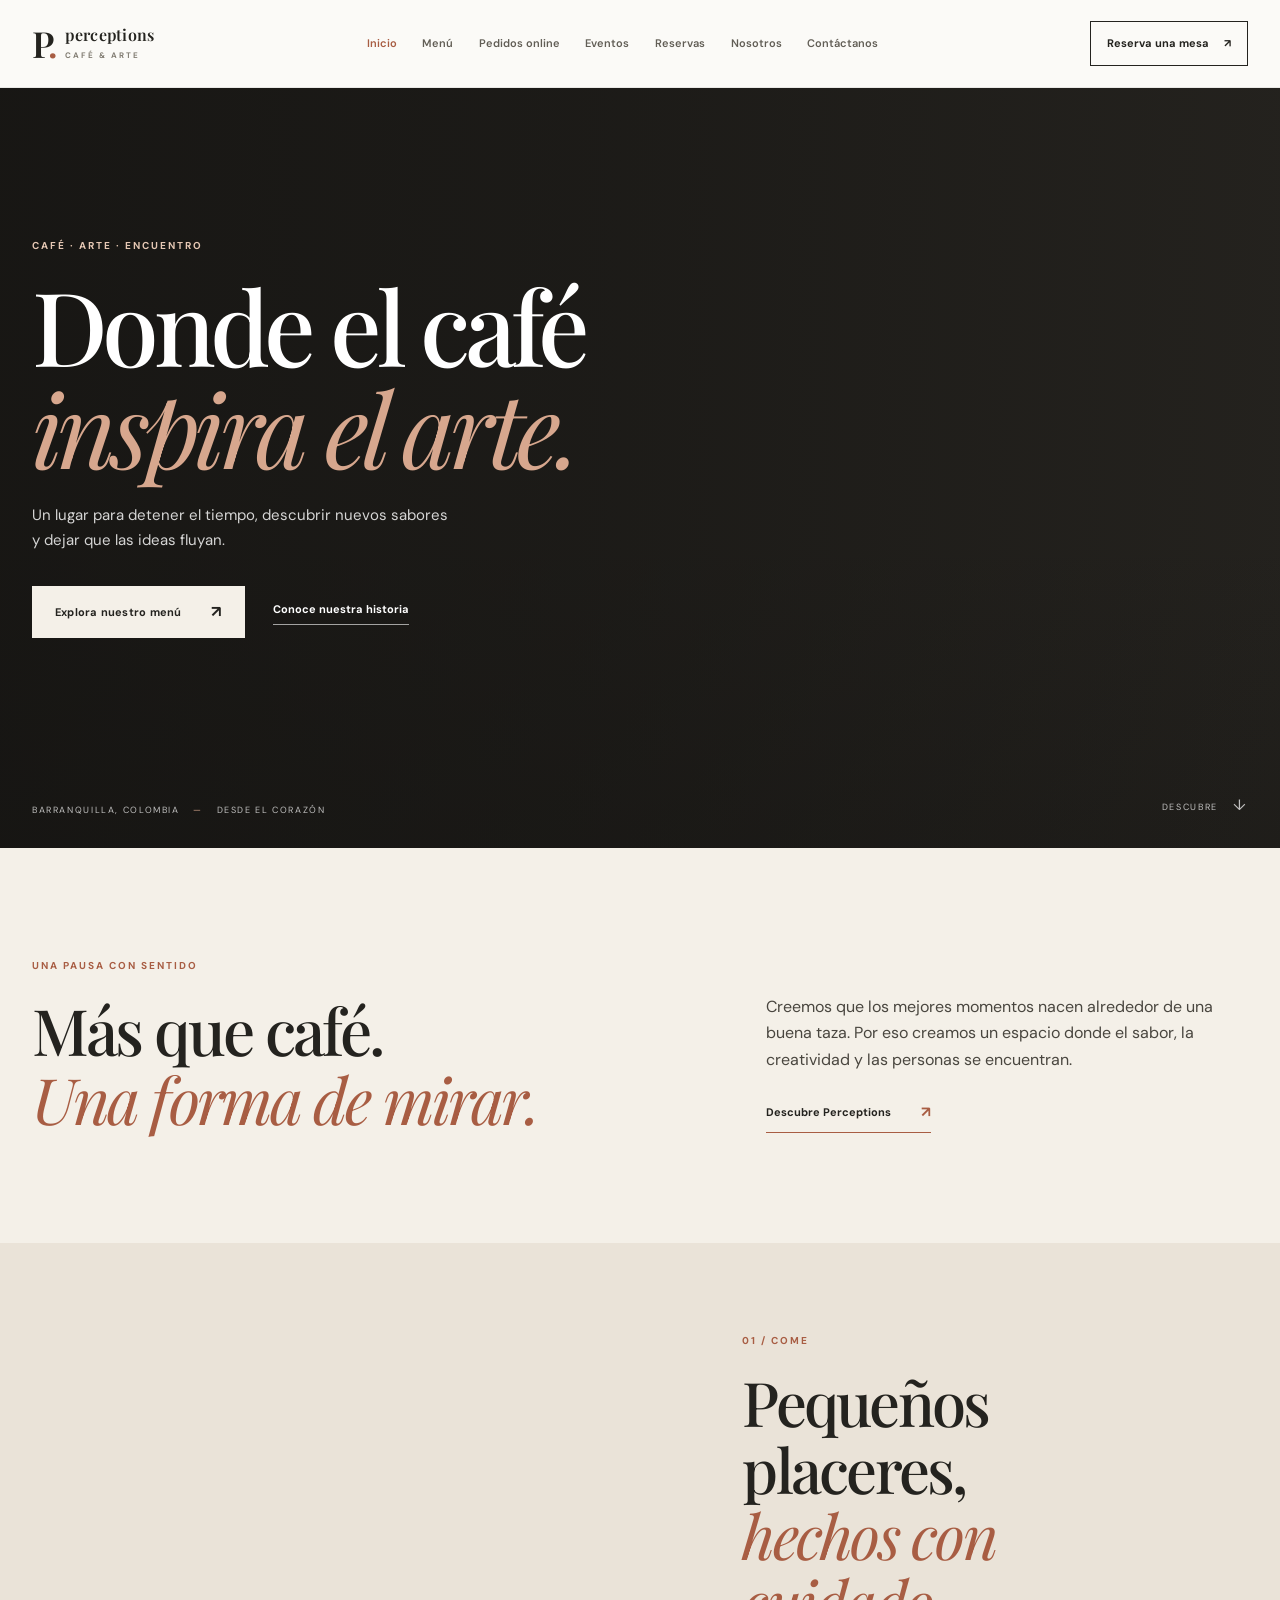
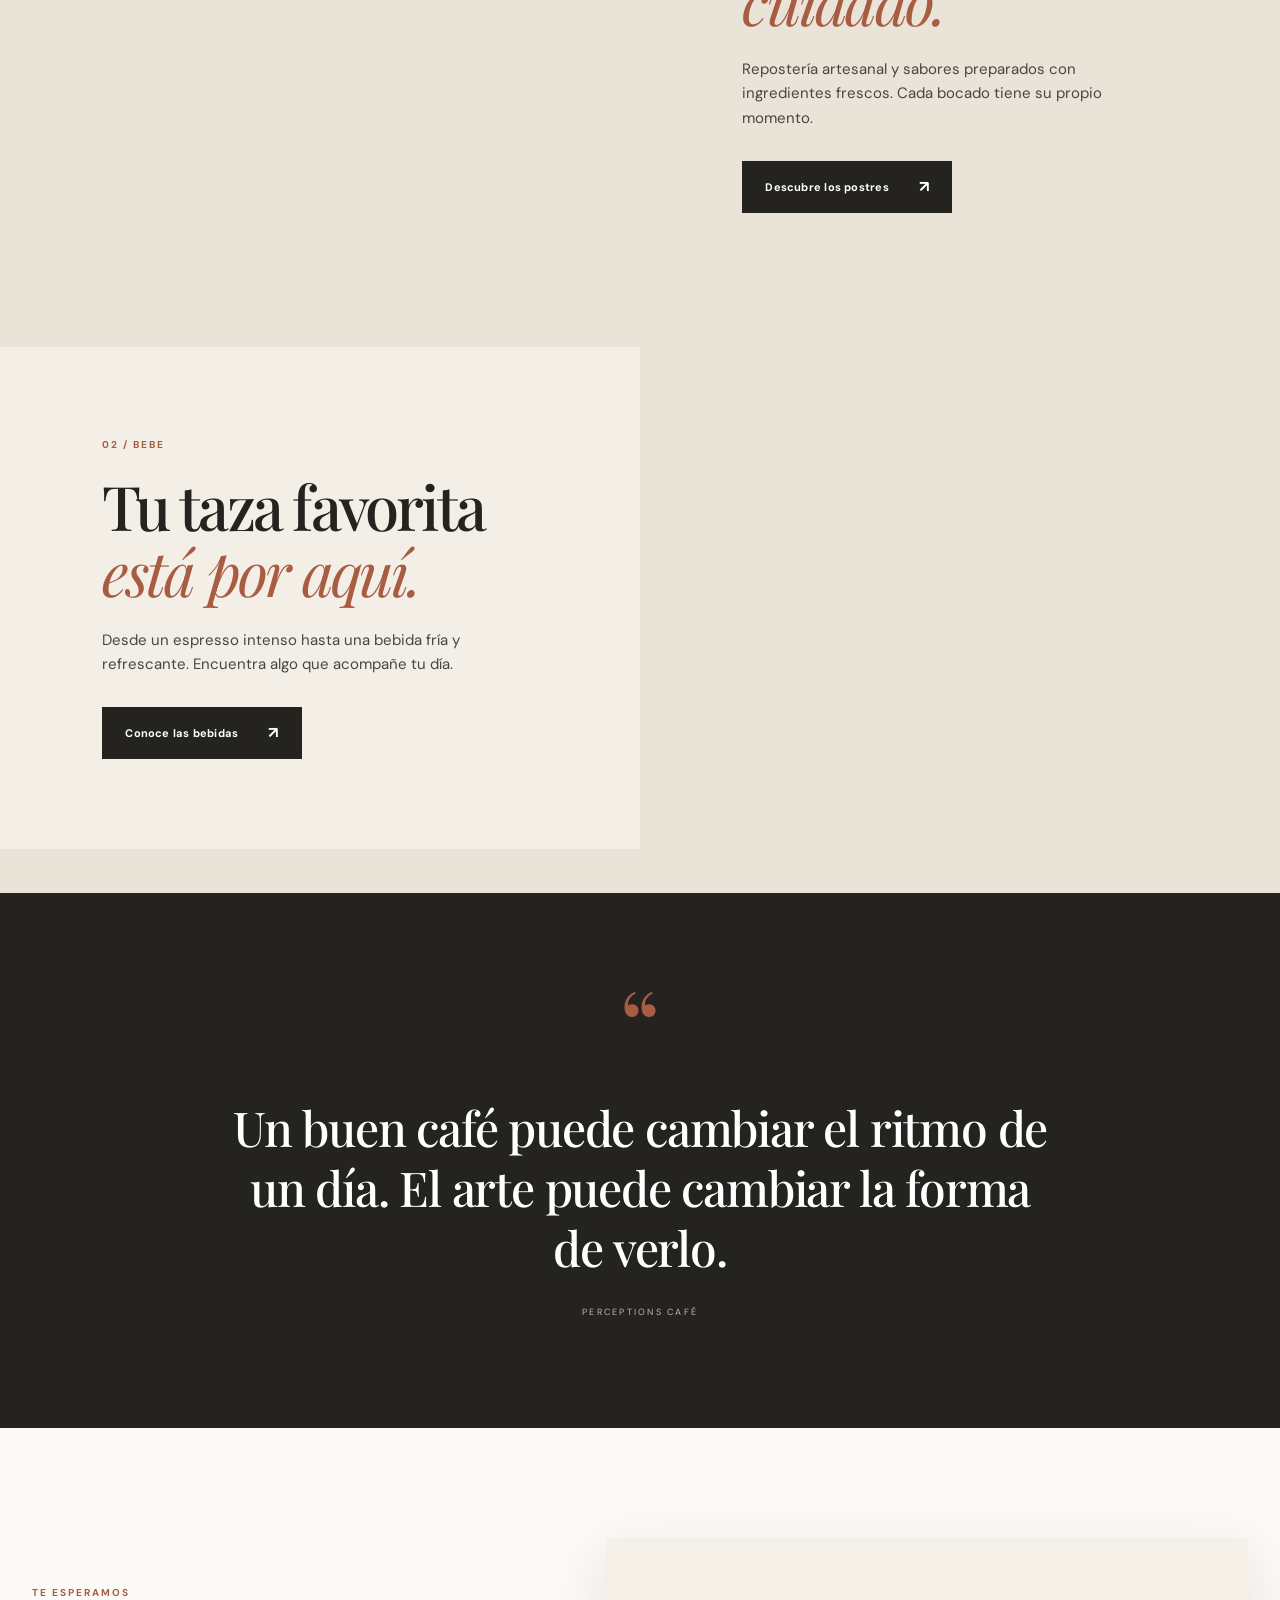
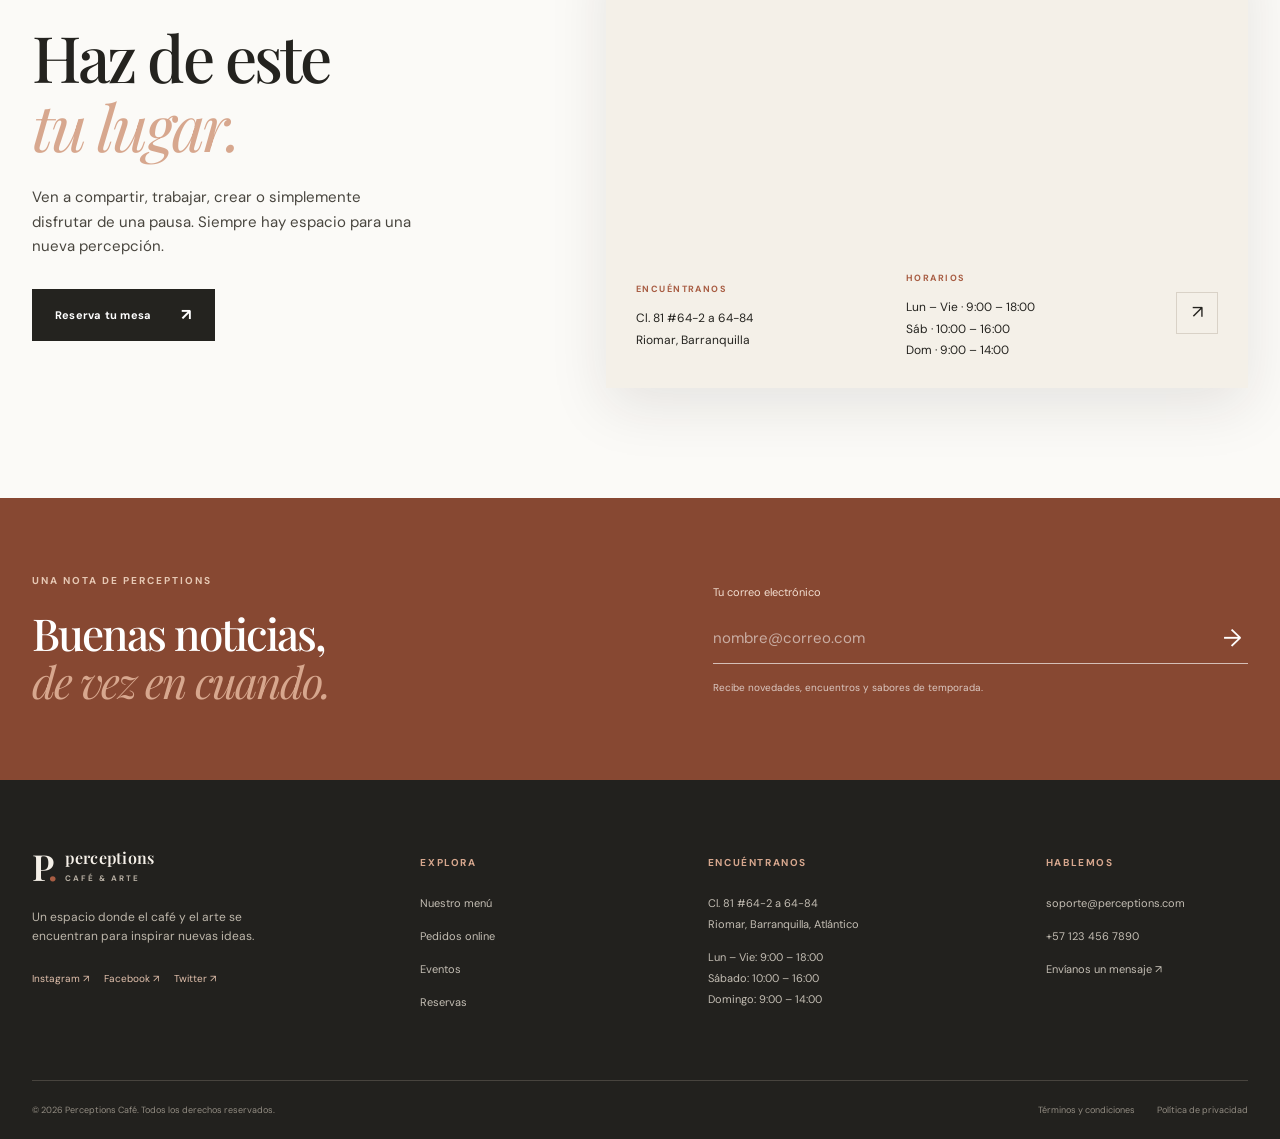
<file: index.html>
<!doctype html>
<html lang="es">

<head>
    <meta charset="utf-8">
    <meta name="viewport" content="width=device-width,initial-scale=1">
    <meta name="theme-color" content="#24231f">
    <meta name="description"
        content="Perceptions Café: café de especialidad, repostería artesanal y experiencias artísticas en Barranquilla.">
    <title>Inicio | Perceptions Café</title>
    <link rel="preconnect" href="https://fonts.googleapis.com">
    <link rel="preconnect" href="https://fonts.gstatic.com" crossorigin>
    <link
        href="https://fonts.googleapis.com/css2?family=DM+Sans:wght@400;500;600;700&family=Playfair+Display:wght@400;500;600;700&display=swap"
        rel="stylesheet">
    <link rel="icon" href="assets/favicon.svg" type="image/svg+xml">
    <link rel="stylesheet" href="assets/styles.css">
</head>

<body id="top">
    <header class="site-header">
        <div class="header-inner"><a class="brand" href="index.html" aria-label="Perceptions, inicio"><span
                    class="brand-mark">P<span>.</span></span><span class="brand-name">perceptions<small>CAFÉ &
                        ARTE</small></span></a><button class="menu-toggle" aria-label="Abrir menú"
                aria-expanded="false"><i></i><i></i></button>
            <nav class="main-nav"><a href="index.html" data-nav="index">Inicio</a><a href="menu.html"
                    data-nav="menu">Menú</a><a href="pedidos.html" data-nav="pedidos">Pedidos online</a><a
                    href="eventos.html" data-nav="eventos">Eventos</a><a href="reservas.html"
                    data-nav="reservas">Reservas</a><a href="nosotros.html" data-nav="nosotros">Nosotros</a><a
                    href="contacto.html" data-nav="contacto">Contáctanos</a></nav><a class="header-cta"
                href="reservas.html">Reserva una mesa <span>↗</span></a>
        </div>
    </header>
    <main>
        <section class="hero hero-home">
            <div class="hero-image"
                style="--hero:url(https://static.wixstatic.com/media/c837a6_3072f98b6961440ca0c47ce752c6d052~mv2.jpg/v1/fill/w_1600%2Ch_1000%2Cal_c%2Cq_90%2Cenc_avif%2Cquality_auto/c837a6_3072f98b6961440ca0c47ce752c6d052~mv2.jpg)">
            </div>
            <div class="hero-shade"></div>
            <div class="container hero-content">
                <p class="eyebrow light">CAFÉ · ARTE · ENCUENTRO</p>
                <h1>Donde el café<br><em>inspira el arte.</em></h1>
                <p class="hero-copy">Un lugar para detener el tiempo, descubrir nuevos sabores y dejar que las ideas
                    fluyan.</p>
                <div class="hero-actions"><a class="btn btn-light" href="menu.html">Explora nuestro menú
                        <span>↗</span></a><a class="text-link light-link" href="nosotros.html">Conoce nuestra
                        historia</a></div>
            </div>
            <div class="hero-note">BARRANQUILLA, COLOMBIA <span>—</span> DESDE EL CORAZÓN</div><a class="scroll-cue"
                href="#experiencia">DESCUBRE <span>↓</span></a>
        </section>
        <section class="intro-section section-pad" id="experiencia">
            <div class="container intro-grid">
                <div>
                    <p class="eyebrow">UNA PAUSA CON SENTIDO</p>
                    <h2>Más que café.<br><em>Una forma de mirar.</em></h2>
                </div>
                <div class="intro-copy">
                    <p>Creemos que los mejores momentos nacen alrededor de una buena taza. Por eso creamos un espacio
                        donde el sabor, la creatividad y las personas se encuentran.</p><a class="under-link"
                        href="nosotros.html">Descubre Perceptions <span>↗</span></a>
                </div>
            </div>
        </section>
        <section class="feature-section">
            <div class="feature-image"
                style="background-image:url(https://static.wixstatic.com/media/11062b_4967d313548448b6aea440c88ab29ae0~mv2.jpg/v1/fill/w_1000%2Ch_700%2Cal_c%2Cq_85%2Cenc_avif%2Cquality_auto/11062b_4967d313548448b6aea440c88ab29ae0~mv2.jpg)">
            </div>
            <div class="feature-copy">
                <p class="eyebrow">01 / COME</p>
                <h2>Pequeños placeres,<br><em>hechos con cuidado.</em></h2>
                <p>Repostería artesanal y sabores preparados con ingredientes frescos. Cada bocado tiene su propio
                    momento.</p><a class="btn btn-dark" href="menu.html#postres">Descubre los postres <span>↗</span></a>
            </div>
        </section>
        <section class="feature-section feature-reverse">
            <div class="feature-image"
                style="background-image:url(https://static.wixstatic.com/media/c837a6_1c8f21588e024e4aa589012f541f7a3b~mv2.jpg/v1/fill/w_1000%2Ch_700%2Cal_c%2Cq_85%2Cenc_avif%2Cquality_auto/c837a6_1c8f21588e024e4aa589012f541f7a3b~mv2.jpg)">
            </div>
            <div class="feature-copy">
                <p class="eyebrow">02 / BEBE</p>
                <h2>Tu taza favorita<br><em>está por aquí.</em></h2>
                <p>Desde un espresso intenso hasta una bebida fría y refrescante. Encuentra algo que acompañe tu día.
                </p><a class="btn btn-dark" href="menu.html#bebidas">Conoce las bebidas <span>↗</span></a>
            </div>
        </section>
        <section class="quote-band">
            <div class="container"><span class="quote-mark">“</span>
                <blockquote>Un buen café puede cambiar el ritmo de un día. El arte puede cambiar la forma de verlo.
                </blockquote>
                <p>PERCEPTIONS CAFÉ</p>
            </div>
        </section>
        <section class="visit-section section-pad">
            <div class="container visit-grid">
                <div class="visit-copy">
                    <p class="eyebrow">TE ESPERAMOS</p>
                    <h2>Haz de este<br><em>tu lugar.</em></h2>
                    <p>Ven a compartir, trabajar, crear o simplemente disfrutar de una pausa. Siempre hay espacio para
                        una nueva percepción.</p><a class="btn btn-dark" href="reservas.html">Reserva tu mesa
                        <span>↗</span></a>
                </div>
                <div class="visit-card">
                    <div class="visit-photo"
                        style="background-image:url(https://static.wixstatic.com/media/c837a6_81d939f67f774d688ab6c00798633c93~mv2.jpg/v1/fill/w_700%2Ch_900%2Cq_90%2Cenc_avif%2Cquality_auto/c837a6_81d939f67f774d688ab6c00798633c93~mv2.jpg)">
                    </div>
                    <div class="visit-details">
                        <div><span class="detail-label">ENCUÉNTRANOS</span>
                            <p>Cl. 81 #64-2 a 64-84<br>Riomar, Barranquilla</p>
                        </div>
                        <div><span class="detail-label">HORARIOS</span>
                            <p>Lun – Vie · 9:00 – 18:00<br>Sáb · 10:00 – 16:00<br>Dom · 9:00 – 14:00</p>
                        </div><a href="https://maps.google.com/?q=Cl.+81+64-2+Barranquilla" target="_blank"
                            rel="noreferrer" aria-label="Ver ubicación">↗</a>
                    </div>
                </div>
            </div>
        </section>
        <section class="newsletter-strip">
            <div class="container newsletter-inner">
                <div>
                    <p class="eyebrow light">UNA NOTA DE PERCEPTIONS</p>
                    <h2>Buenas noticias,<br><em>de vez en cuando.</em></h2>
                </div>
                <form class="newsletter-form" data-mail-form data-subject="Suscripción al boletín"><label
                        for="newsletter-email">Tu correo electrónico</label>
                    <div class="input-line"><input id="newsletter-email" name="email" type="email"
                            placeholder="nombre@correo.com" required><button aria-label="Enviar correo">→</button></div>
                    <small>Recibe novedades, encuentros y sabores de temporada.</small>
                </form>
            </div>
        </section>
    </main>
    <footer class="site-footer">
        <div class="footer-top">
            <div class="footer-brand"><a class="brand brand-light" href="index.html"><span
                        class="brand-mark">P<span>.</span></span><span class="brand-name">perceptions<small>CAFÉ &
                            ARTE</small></span></a>
                <p>Un espacio donde el café y el arte se encuentran para inspirar nuevas ideas.</p>
                <div class="social-links"><a href="https://www.instagram.com/" target="_blank"
                        rel="noreferrer">Instagram ↗</a><a href="https://www.facebook.com/" target="_blank"
                        rel="noreferrer">Facebook ↗</a><a href="https://twitter.com/" target="_blank"
                        rel="noreferrer">Twitter ↗</a></div>
            </div>
            <div>
                <h4>Explora</h4><a href="menu.html">Nuestro menú</a><a href="pedidos.html">Pedidos online</a><a
                    href="eventos.html">Eventos</a><a href="reservas.html">Reservas</a>
            </div>
            <div>
                <h4>Encuéntranos</h4>
                <p>Cl. 81 #64-2 a 64-84<br>Riomar, Barranquilla, Atlántico</p>
                <p>Lun – Vie: 9:00 – 18:00<br>Sábado: 10:00 – 16:00<br>Domingo: 9:00 – 14:00</p>
            </div>
            <div>
                <h4>Hablemos</h4><a href="mailto:soporte@perceptions.com">soporte@perceptions.com</a><a
                    href="tel:+571234567890">+57 123 456 7890</a><a href="contacto.html">Envíanos un mensaje ↗</a>
            </div>
        </div>
        <div class="footer-bottom"><span>© <span data-year></span> Perceptions Café. Todos los derechos
                reservados.</span>
            <div><a href="terminos.html">Términos y condiciones</a><a href="privacidad.html">Política de privacidad</a>
            </div>
        </div>
    </footer><a class="back-top" href="#top" aria-label="Volver arriba">↑</a>
    <script src="assets/app.js" defer></script>
</body>

</html>
</file>
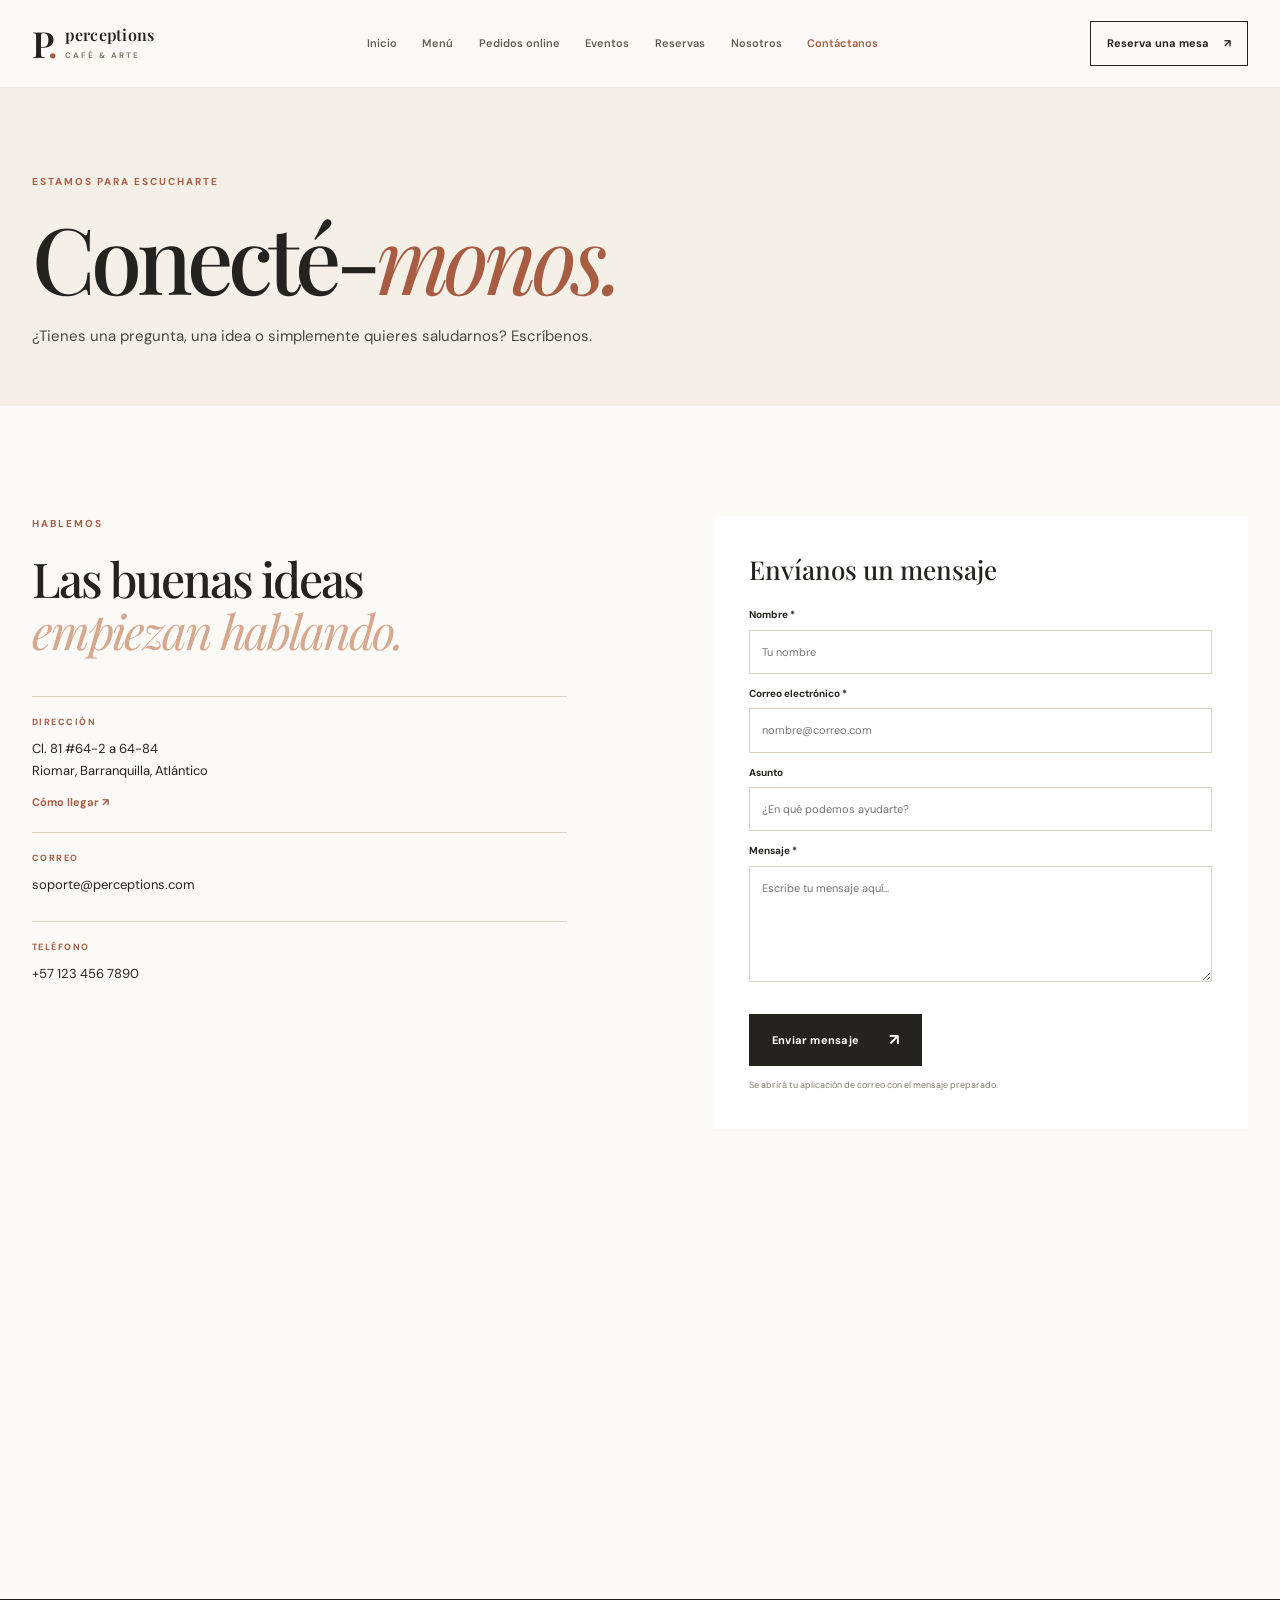
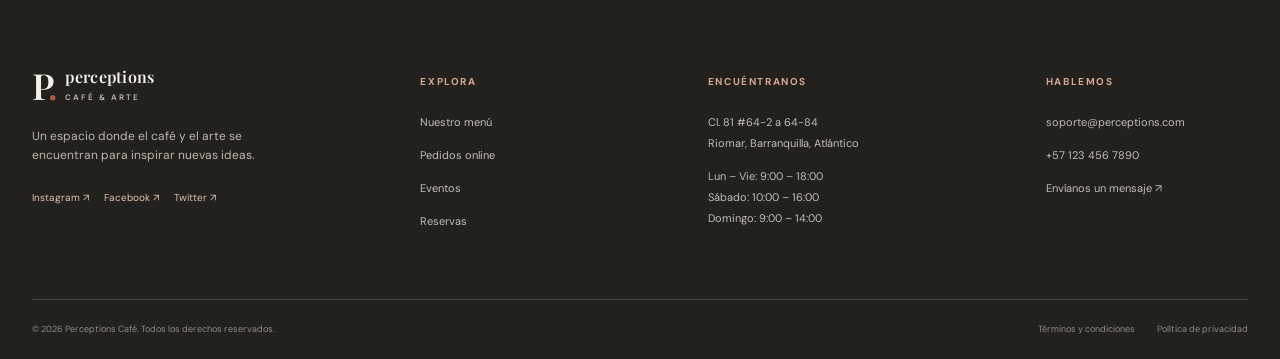
<file: contacto.html>
<!doctype html>
<html lang="es">

<head>
    <meta charset="utf-8">
    <meta name="viewport" content="width=device-width,initial-scale=1">
    <meta name="theme-color" content="#24231f">
    <meta name="description"
        content="Perceptions Café: café de especialidad, repostería artesanal y experiencias artísticas en Barranquilla.">
    <title>Contáctanos | Perceptions Café</title>
    <link rel="preconnect" href="https://fonts.googleapis.com">
    <link rel="preconnect" href="https://fonts.gstatic.com" crossorigin>
    <link
        href="https://fonts.googleapis.com/css2?family=DM+Sans:wght@400;500;600;700&family=Playfair+Display:wght@400;500;600;700&display=swap"
        rel="stylesheet">
    <link rel="icon" href="assets/favicon.svg" type="image/svg+xml">
    <link rel="stylesheet" href="assets/styles.css">
</head>

<body id="top">
    <header class="site-header">
        <div class="header-inner"><a class="brand" href="index.html" aria-label="Perceptions, inicio"><span
                    class="brand-mark">P<span>.</span></span><span class="brand-name">perceptions<small>CAFÉ &
                        ARTE</small></span></a><button class="menu-toggle" aria-label="Abrir menú"
                aria-expanded="false"><i></i><i></i></button>
            <nav class="main-nav"><a href="index.html" data-nav="index">Inicio</a><a href="menu.html"
                    data-nav="menu">Menú</a><a href="pedidos.html" data-nav="pedidos">Pedidos online</a><a
                    href="eventos.html" data-nav="eventos">Eventos</a><a href="reservas.html"
                    data-nav="reservas">Reservas</a><a href="nosotros.html" data-nav="nosotros">Nosotros</a><a
                    href="contacto.html" data-nav="contacto">Contáctanos</a></nav><a class="header-cta"
                href="reservas.html">Reserva una mesa <span>↗</span></a>
        </div>
    </header>
    <main>
        <section class="page-hero page-hero-cream compact-hero">
            <div class="container">
                <p class="eyebrow">ESTAMOS PARA ESCUCHARTE</p>
                <h1>Conecté-<em>monos.</em></h1>
                <p class="page-lead">¿Tienes una pregunta, una idea o simplemente quieres saludarnos? Escríbenos.</p>
            </div>
        </section>
        <section class="contact-section section-pad">
            <div class="container contact-grid">
                <div class="contact-info">
                    <p class="eyebrow">HABLEMOS</p>
                    <h2>Las buenas ideas<br><em>empiezan hablando.</em></h2>
                    <div class="contact-block"><span>DIRECCIÓN</span>
                        <p>Cl. 81 #64-2 a 64-84<br>Riomar, Barranquilla, Atlántico</p><a
                            href="https://maps.google.com/?q=Cl.+81+64-2+Barranquilla" target="_blank"
                            rel="noreferrer">Cómo llegar ↗</a>
                    </div>
                    <div class="contact-block"><span>CORREO</span>
                        <p><a href="mailto:soporte@perceptions.com">soporte@perceptions.com</a></p>
                    </div>
                    <div class="contact-block"><span>TELÉFONO</span>
                        <p><a href="tel:+571234567890">+57 123 456 7890</a></p>
                    </div>
                </div>
                <form class="contact-form contact-card" data-mail-form
                    data-subject="Mensaje desde el sitio Perceptions">
                    <h3>Envíanos un mensaje</h3>
                    <div class="field"><label for="contact-name">Nombre *</label><input id="contact-name" name="Nombre"
                            required placeholder="Tu nombre"></div>
                    <div class="field"><label for="contact-email">Correo electrónico *</label><input id="contact-email"
                            name="Correo" type="email" required placeholder="nombre@correo.com"></div>
                    <div class="field"><label for="contact-subject">Asunto</label><input id="contact-subject"
                            name="Asunto" placeholder="¿En qué podemos ayudarte?"></div>
                    <div class="field"><label for="contact-message">Mensaje *</label><textarea id="contact-message"
                            name="Mensaje" rows="5" required placeholder="Escribe tu mensaje aquí..."></textarea></div>
                    <button class="btn btn-dark" type="submit">Enviar mensaje <span>↗</span></button>
                    <p class="form-note">Se abrirá tu aplicación de correo con el mensaje preparado.</p>
                </form>
            </div>
        </section>
        <section class="map-section"><iframe title="Ubicación de Perceptions Café"
                src="https://maps.google.com/maps?q=Cl.%2081%20%2364-2%20Barranquilla&t=&z=15&ie=UTF8&iwloc=&output=embed"
                loading="lazy" referrerpolicy="no-referrer-when-downgrade"></iframe></section>
    </main>
    <footer class="site-footer">
        <div class="footer-top">
            <div class="footer-brand"><a class="brand brand-light" href="index.html"><span
                        class="brand-mark">P<span>.</span></span><span class="brand-name">perceptions<small>CAFÉ &
                            ARTE</small></span></a>
                <p>Un espacio donde el café y el arte se encuentran para inspirar nuevas ideas.</p>
                <div class="social-links"><a href="https://www.instagram.com/" target="_blank"
                        rel="noreferrer">Instagram ↗</a><a href="https://www.facebook.com/" target="_blank"
                        rel="noreferrer">Facebook ↗</a><a href="https://twitter.com/" target="_blank"
                        rel="noreferrer">Twitter ↗</a></div>
            </div>
            <div>
                <h4>Explora</h4><a href="menu.html">Nuestro menú</a><a href="pedidos.html">Pedidos online</a><a
                    href="eventos.html">Eventos</a><a href="reservas.html">Reservas</a>
            </div>
            <div>
                <h4>Encuéntranos</h4>
                <p>Cl. 81 #64-2 a 64-84<br>Riomar, Barranquilla, Atlántico</p>
                <p>Lun – Vie: 9:00 – 18:00<br>Sábado: 10:00 – 16:00<br>Domingo: 9:00 – 14:00</p>
            </div>
            <div>
                <h4>Hablemos</h4><a href="mailto:soporte@perceptions.com">soporte@perceptions.com</a><a
                    href="tel:+571234567890">+57 123 456 7890</a><a href="contacto.html">Envíanos un mensaje ↗</a>
            </div>
        </div>
        <div class="footer-bottom"><span>© <span data-year></span> Perceptions Café. Todos los derechos
                reservados.</span>
            <div><a href="terminos.html">Términos y condiciones</a><a href="privacidad.html">Política de privacidad</a>
            </div>
        </div>
    </footer><a class="back-top" href="#top" aria-label="Volver arriba">↑</a>
    <script src="assets/app.js" defer></script>
</body>

</html>
</file>
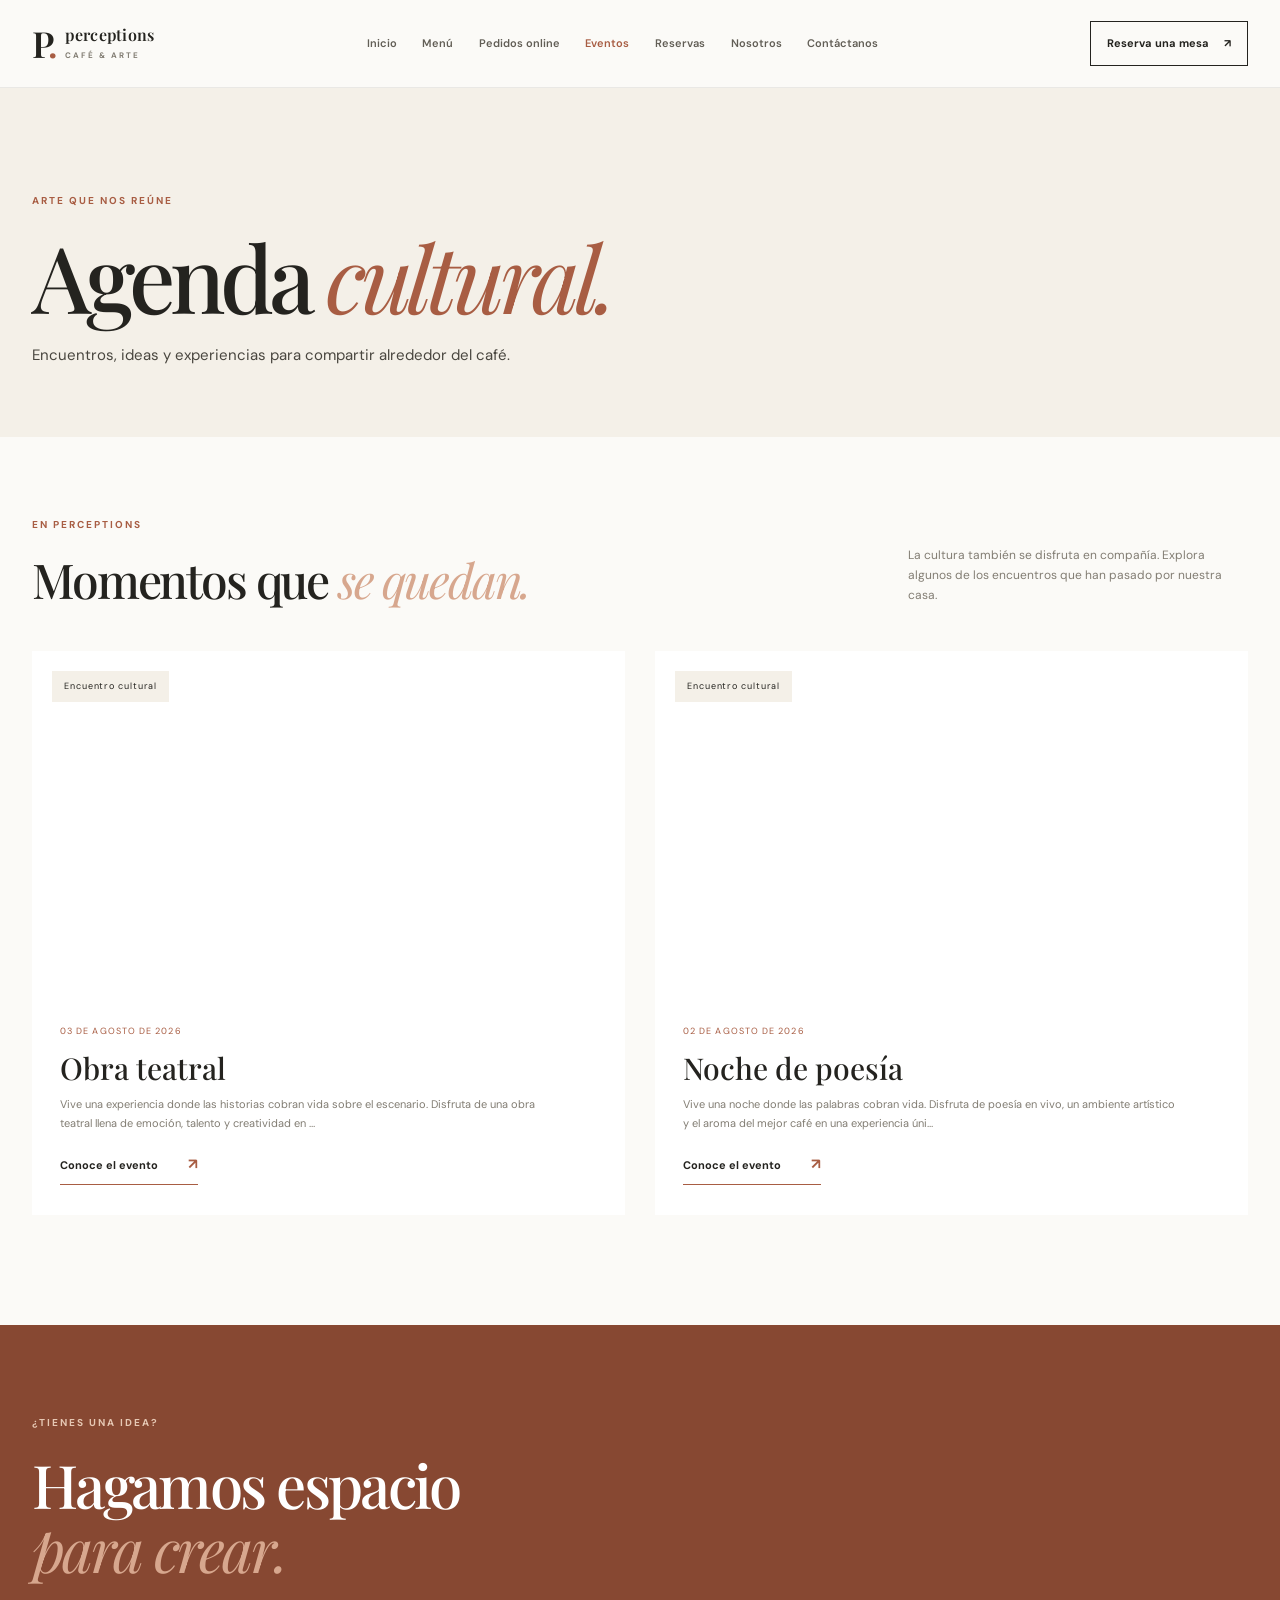
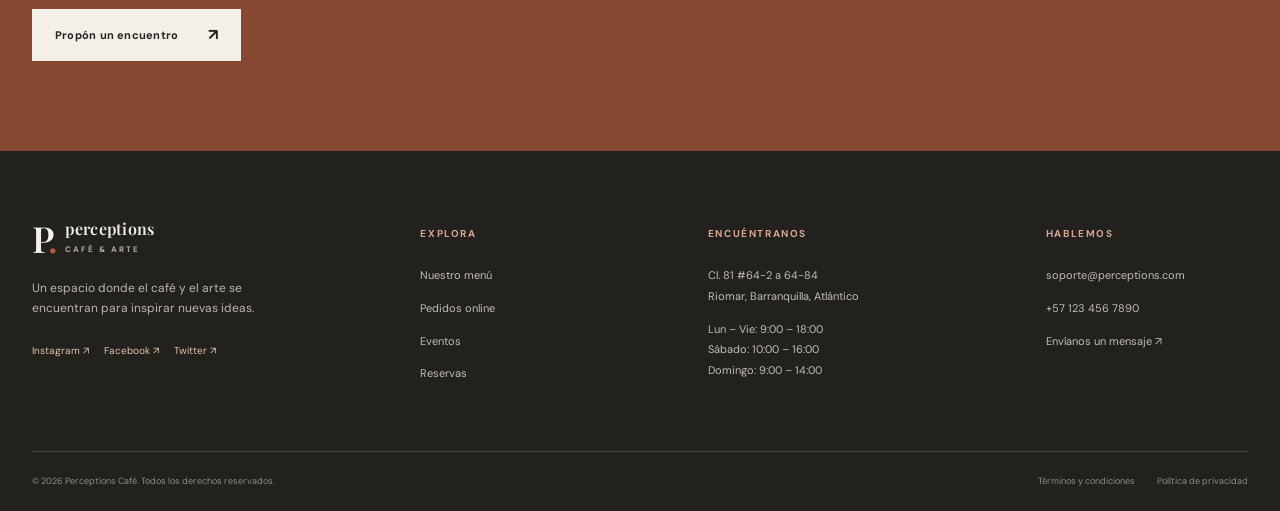
<file: eventos.html>
<!doctype html>
<html lang="es">

<head>
    <meta charset="utf-8">
    <meta name="viewport" content="width=device-width,initial-scale=1">
    <meta name="theme-color" content="#24231f">
    <meta name="description"
        content="Perceptions Café: café de especialidad, repostería artesanal y experiencias artísticas en Barranquilla.">
    <title>Eventos | Perceptions Café</title>
    <link rel="preconnect" href="https://fonts.googleapis.com">
    <link rel="preconnect" href="https://fonts.gstatic.com" crossorigin>
    <link
        href="https://fonts.googleapis.com/css2?family=DM+Sans:wght@400;500;600;700&family=Playfair+Display:wght@400;500;600;700&display=swap"
        rel="stylesheet">
    <link rel="icon" href="assets/favicon.svg" type="image/svg+xml">
    <link rel="stylesheet" href="assets/styles.css">
</head>

<body id="top">
    <header class="site-header">
        <div class="header-inner"><a class="brand" href="index.html" aria-label="Perceptions, inicio"><span
                    class="brand-mark">P<span>.</span></span><span class="brand-name">perceptions<small>CAFÉ &
                        ARTE</small></span></a><button class="menu-toggle" aria-label="Abrir menú"
                aria-expanded="false"><i></i><i></i></button>
            <nav class="main-nav"><a href="index.html" data-nav="index">Inicio</a><a href="menu.html"
                    data-nav="menu">Menú</a><a href="pedidos.html" data-nav="pedidos">Pedidos online</a><a
                    href="eventos.html" data-nav="eventos">Eventos</a><a href="reservas.html"
                    data-nav="reservas">Reservas</a><a href="nosotros.html" data-nav="nosotros">Nosotros</a><a
                    href="contacto.html" data-nav="contacto">Contáctanos</a></nav><a class="header-cta"
                href="reservas.html">Reserva una mesa <span>↗</span></a>
        </div>
    </header>
    <main>
        <section class="page-hero page-hero-cream">
            <div class="container">
                <p class="eyebrow">ARTE QUE NOS REÚNE</p>
                <h1>Agenda <em>cultural.</em></h1>
                <p class="page-lead">Encuentros, ideas y experiencias para compartir alrededor del café.</p>
            </div>
        </section>
        <section class="events-section section-pad">
            <div class="container">
                <div class="section-heading">
                    <div>
                        <p class="eyebrow">EN PERCEPTIONS</p>
                        <h2>Momentos que <em>se quedan.</em></h2>
                    </div>
                    <p>La cultura también se disfruta en compañía. Explora algunos de los encuentros que han pasado por
                        nuestra casa.</p>
                </div>
                <div class="events-grid">
                    <article class="event-card"><a class="event-image" href="obra-teatral.html"
                            style="background-image:url('https://static.wixstatic.com/media/fbd552_dc8e4232c710458dac9a10897cf825eb~mv2.png/v1/fill/w_1000%2Ch_700%2Cq_90%2Cenc_avif%2Cquality_auto/fbd552_dc8e4232c710458dac9a10897cf825eb~mv2.png')"><span
                                class="event-tag">Encuentro cultural</span></a>
                        <div class="event-info"><span class="event-date">03 de agosto de 2026</span>
                            <h3>Obra teatral</h3>
                            <p>Vive una experiencia donde las historias cobran vida sobre el escenario. Disfruta de una
                                obra teatral llena de emoción, talento y creatividad en …</p><a class="under-link"
                                href="obra-teatral.html">Conoce el evento <span>↗</span></a>
                        </div>
                    </article>
                    <article class="event-card"><a class="event-image" href="noche-de-poesia.html"
                            style="background-image:url('https://static.wixstatic.com/media/c837a6_528fac98ab7549999cdc047acf09e94d~mv2.jpg/v1/fill/w_1000%2Ch_700%2Cq_90%2Cenc_avif%2Cquality_auto/c837a6_528fac98ab7549999cdc047acf09e94d~mv2.jpg')"><span
                                class="event-tag">Encuentro cultural</span></a>
                        <div class="event-info"><span class="event-date">02 de agosto de 2026</span>
                            <h3>Noche de poesía</h3>
                            <p>Vive una noche donde las palabras cobran vida. Disfruta de poesía en vivo, un ambiente
                                artístico y el aroma del mejor café en una experiencia úni…</p><a class="under-link"
                                href="noche-de-poesia.html">Conoce el evento <span>↗</span></a>
                        </div>
                    </article>
                </div>
            </div>
        </section>
        <section class="event-callout">
            <div class="container">
                <p class="eyebrow light">¿TIENES UNA IDEA?</p>
                <h2>Hagamos espacio<br><em>para crear.</em></h2><a class="btn btn-light" href="contacto.html">Propón un
                    encuentro <span>↗</span></a>
            </div>
        </section>
    </main>
    <footer class="site-footer">
        <div class="footer-top">
            <div class="footer-brand"><a class="brand brand-light" href="index.html"><span
                        class="brand-mark">P<span>.</span></span><span class="brand-name">perceptions<small>CAFÉ &
                            ARTE</small></span></a>
                <p>Un espacio donde el café y el arte se encuentran para inspirar nuevas ideas.</p>
                <div class="social-links"><a href="https://www.instagram.com/" target="_blank"
                        rel="noreferrer">Instagram ↗</a><a href="https://www.facebook.com/" target="_blank"
                        rel="noreferrer">Facebook ↗</a><a href="https://twitter.com/" target="_blank"
                        rel="noreferrer">Twitter ↗</a></div>
            </div>
            <div>
                <h4>Explora</h4><a href="menu.html">Nuestro menú</a><a href="pedidos.html">Pedidos online</a><a
                    href="eventos.html">Eventos</a><a href="reservas.html">Reservas</a>
            </div>
            <div>
                <h4>Encuéntranos</h4>
                <p>Cl. 81 #64-2 a 64-84<br>Riomar, Barranquilla, Atlántico</p>
                <p>Lun – Vie: 9:00 – 18:00<br>Sábado: 10:00 – 16:00<br>Domingo: 9:00 – 14:00</p>
            </div>
            <div>
                <h4>Hablemos</h4><a href="mailto:soporte@perceptions.com">soporte@perceptions.com</a><a
                    href="tel:+571234567890">+57 123 456 7890</a><a href="contacto.html">Envíanos un mensaje ↗</a>
            </div>
        </div>
        <div class="footer-bottom"><span>© <span data-year></span> Perceptions Café. Todos los derechos
                reservados.</span>
            <div><a href="terminos.html">Términos y condiciones</a><a href="privacidad.html">Política de privacidad</a>
            </div>
        </div>
    </footer><a class="back-top" href="#top" aria-label="Volver arriba">↑</a>
    <script src="assets/app.js" defer></script>
</body>

</html>
</file>
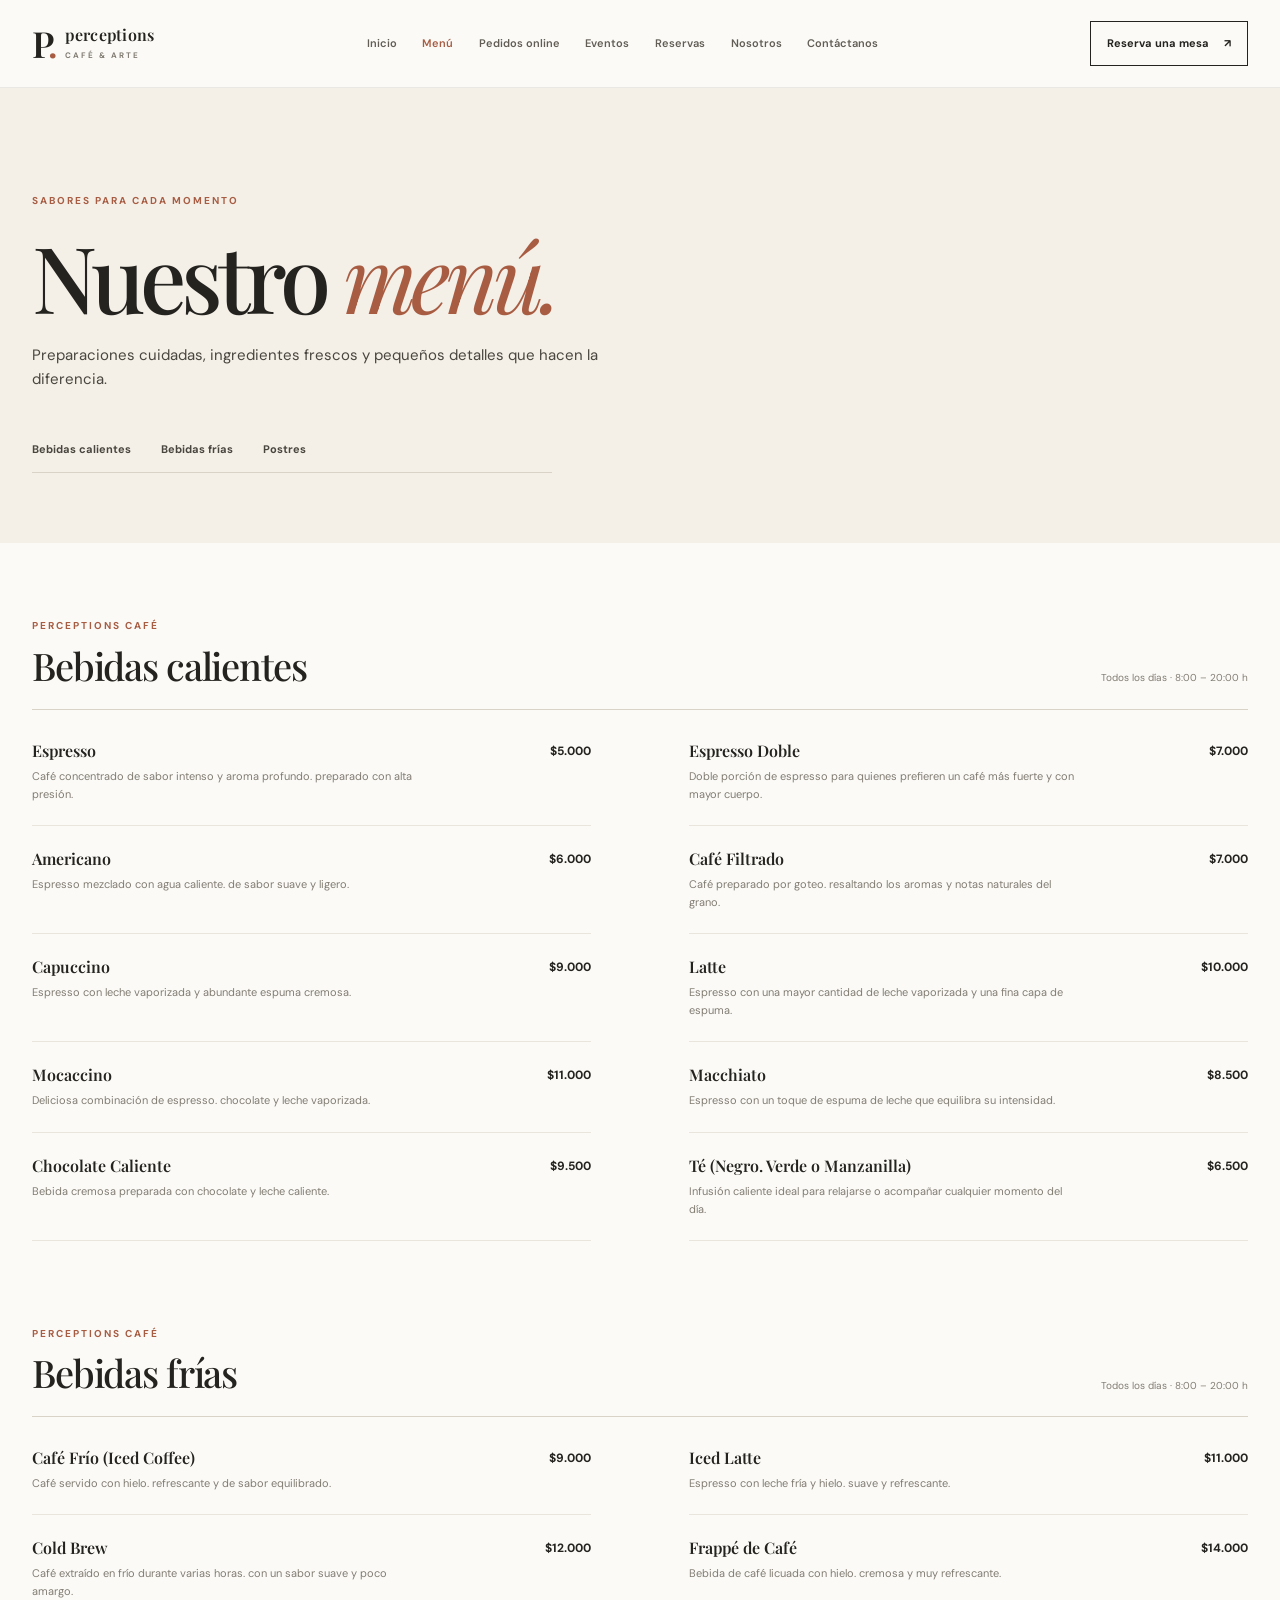
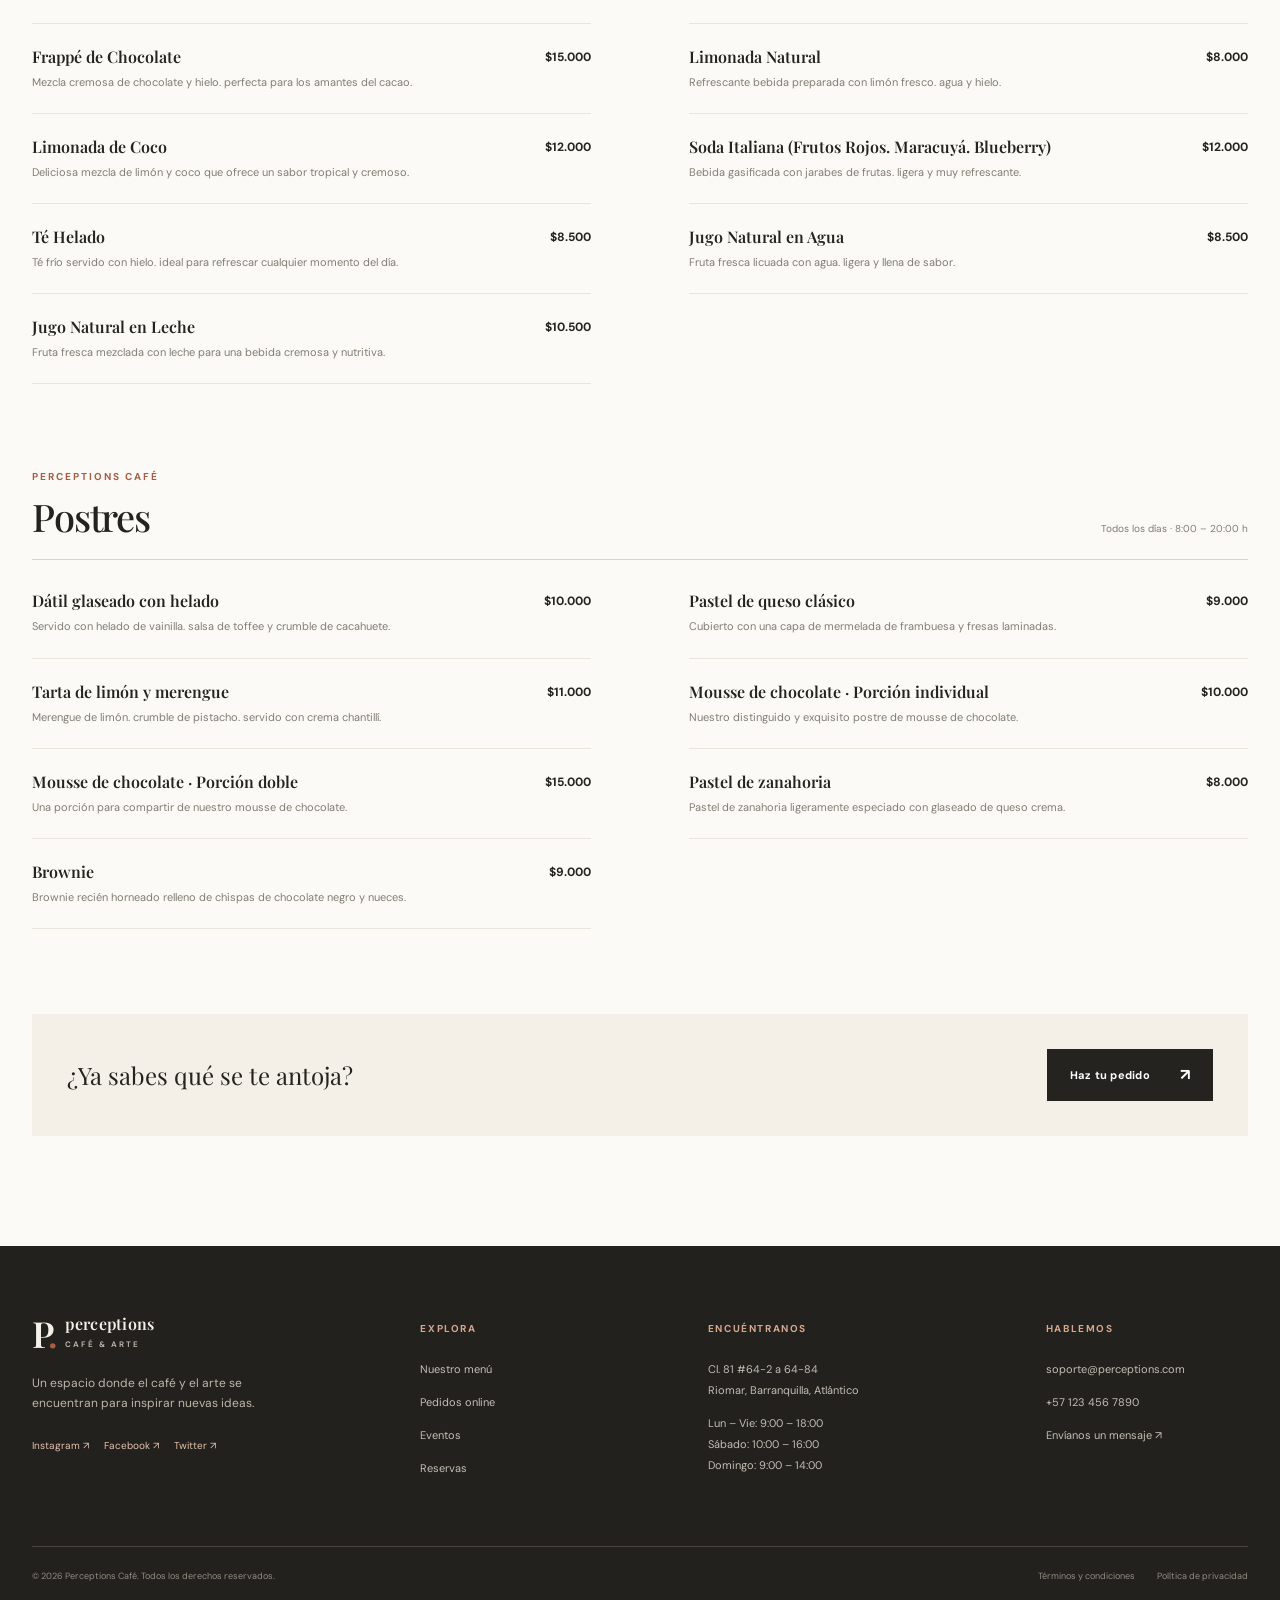
<file: menu.html>
<!doctype html>
<html lang="es">

<head>
    <meta charset="utf-8">
    <meta name="viewport" content="width=device-width,initial-scale=1">
    <meta name="theme-color" content="#24231f">
    <meta name="description"
        content="Perceptions Café: café de especialidad, repostería artesanal y experiencias artísticas en Barranquilla.">
    <title>Menú | Perceptions Café</title>
    <link rel="preconnect" href="https://fonts.googleapis.com">
    <link rel="preconnect" href="https://fonts.gstatic.com" crossorigin>
    <link
        href="https://fonts.googleapis.com/css2?family=DM+Sans:wght@400;500;600;700&family=Playfair+Display:wght@400;500;600;700&display=swap"
        rel="stylesheet">
    <link rel="icon" href="assets/favicon.svg" type="image/svg+xml">
    <link rel="stylesheet" href="assets/styles.css">
</head>

<body id="top">
    <header class="site-header">
        <div class="header-inner"><a class="brand" href="index.html" aria-label="Perceptions, inicio"><span
                    class="brand-mark">P<span>.</span></span><span class="brand-name">perceptions<small>CAFÉ &
                        ARTE</small></span></a><button class="menu-toggle" aria-label="Abrir menú"
                aria-expanded="false"><i></i><i></i></button>
            <nav class="main-nav"><a href="index.html" data-nav="index">Inicio</a><a href="menu.html"
                    data-nav="menu">Menú</a><a href="pedidos.html" data-nav="pedidos">Pedidos online</a><a
                    href="eventos.html" data-nav="eventos">Eventos</a><a href="reservas.html"
                    data-nav="reservas">Reservas</a><a href="nosotros.html" data-nav="nosotros">Nosotros</a><a
                    href="contacto.html" data-nav="contacto">Contáctanos</a></nav><a class="header-cta"
                href="reservas.html">Reserva una mesa <span>↗</span></a>
        </div>
    </header>
    <main>
        <section class="page-hero page-hero-cream">
            <div class="container">
                <p class="eyebrow">SABORES PARA CADA MOMENTO</p>
                <h1>Nuestro <em>menú.</em></h1>
                <p class="page-lead">Preparaciones cuidadas, ingredientes frescos y pequeños detalles que hacen la
                    diferencia.</p>
                <div class="menu-tabs"><a href="#bebidas">Bebidas calientes</a><a href="#frias">Bebidas frías</a><a
                        href="#postres">Postres</a></div>
            </div>
        </section>
        <section class="menu-page section-pad">
            <div class="container">
                <section class="menu-category" id="bebidas">
                    <div class="category-heading">
                        <div>
                            <p class="eyebrow">PERCEPTIONS CAFÉ</p>
                            <h2>Bebidas calientes</h2>
                        </div><span>Todos los días · 8:00 – 20:00 h</span>
                    </div>
                    <div class="menu-list">
                        <article class="menu-item">
                            <div class="menu-item-main">
                                <h3>Espresso</h3>
                                <p>Café concentrado de sabor intenso y aroma profundo. preparado con alta presión.</p>
                            </div><strong>$5.000</strong>
                        </article>
                        <article class="menu-item">
                            <div class="menu-item-main">
                                <h3>Espresso Doble</h3>
                                <p>Doble porción de espresso para quienes prefieren un café más fuerte y con mayor
                                    cuerpo.</p>
                            </div><strong>$7.000</strong>
                        </article>
                        <article class="menu-item">
                            <div class="menu-item-main">
                                <h3>Americano</h3>
                                <p>Espresso mezclado con agua caliente. de sabor suave y ligero.</p>
                            </div><strong>$6.000</strong>
                        </article>
                        <article class="menu-item">
                            <div class="menu-item-main">
                                <h3>Café Filtrado</h3>
                                <p>Café preparado por goteo. resaltando los aromas y notas naturales del grano.</p>
                            </div><strong>$7.000</strong>
                        </article>
                        <article class="menu-item">
                            <div class="menu-item-main">
                                <h3>Capuccino</h3>
                                <p>Espresso con leche vaporizada y abundante espuma cremosa.</p>
                            </div><strong>$9.000</strong>
                        </article>
                        <article class="menu-item">
                            <div class="menu-item-main">
                                <h3>Latte</h3>
                                <p>Espresso con una mayor cantidad de leche vaporizada y una fina capa de espuma.</p>
                            </div><strong>$10.000</strong>
                        </article>
                        <article class="menu-item">
                            <div class="menu-item-main">
                                <h3>Mocaccino</h3>
                                <p>Deliciosa combinación de espresso. chocolate y leche vaporizada.</p>
                            </div><strong>$11.000</strong>
                        </article>
                        <article class="menu-item">
                            <div class="menu-item-main">
                                <h3>Macchiato</h3>
                                <p>Espresso con un toque de espuma de leche que equilibra su intensidad.</p>
                            </div><strong>$8.500</strong>
                        </article>
                        <article class="menu-item">
                            <div class="menu-item-main">
                                <h3>Chocolate Caliente</h3>
                                <p>Bebida cremosa preparada con chocolate y leche caliente.</p>
                            </div><strong>$9.500</strong>
                        </article>
                        <article class="menu-item">
                            <div class="menu-item-main">
                                <h3>Té (Negro. Verde o Manzanilla)</h3>
                                <p>Infusión caliente ideal para relajarse o acompañar cualquier momento del día.</p>
                            </div><strong>$6.500</strong>
                        </article>
                    </div>
                </section>
                <section class="menu-category" id="frias">
                    <div class="category-heading">
                        <div>
                            <p class="eyebrow">PERCEPTIONS CAFÉ</p>
                            <h2>Bebidas frías</h2>
                        </div><span>Todos los días · 8:00 – 20:00 h</span>
                    </div>
                    <div class="menu-list">
                        <article class="menu-item">
                            <div class="menu-item-main">
                                <h3>Café Frío (Iced Coffee)</h3>
                                <p>Café servido con hielo. refrescante y de sabor equilibrado.</p>
                            </div><strong>$9.000</strong>
                        </article>
                        <article class="menu-item">
                            <div class="menu-item-main">
                                <h3>Iced Latte</h3>
                                <p>Espresso con leche fría y hielo. suave y refrescante.</p>
                            </div><strong>$11.000</strong>
                        </article>
                        <article class="menu-item">
                            <div class="menu-item-main">
                                <h3>Cold Brew</h3>
                                <p>Café extraído en frío durante varias horas. con un sabor suave y poco amargo.</p>
                            </div><strong>$12.000</strong>
                        </article>
                        <article class="menu-item">
                            <div class="menu-item-main">
                                <h3>Frappé de Café</h3>
                                <p>Bebida de café licuada con hielo. cremosa y muy refrescante.</p>
                            </div><strong>$14.000</strong>
                        </article>
                        <article class="menu-item">
                            <div class="menu-item-main">
                                <h3>Frappé de Chocolate</h3>
                                <p>Mezcla cremosa de chocolate y hielo. perfecta para los amantes del cacao.</p>
                            </div><strong>$15.000</strong>
                        </article>
                        <article class="menu-item">
                            <div class="menu-item-main">
                                <h3>Limonada Natural</h3>
                                <p>Refrescante bebida preparada con limón fresco. agua y hielo.</p>
                            </div><strong>$8.000</strong>
                        </article>
                        <article class="menu-item">
                            <div class="menu-item-main">
                                <h3>Limonada de Coco</h3>
                                <p>Deliciosa mezcla de limón y coco que ofrece un sabor tropical y cremoso.</p>
                            </div><strong>$12.000</strong>
                        </article>
                        <article class="menu-item">
                            <div class="menu-item-main">
                                <h3>Soda Italiana (Frutos Rojos. Maracuyá. Blueberry)</h3>
                                <p>Bebida gasificada con jarabes de frutas. ligera y muy refrescante.</p>
                            </div><strong>$12.000</strong>
                        </article>
                        <article class="menu-item">
                            <div class="menu-item-main">
                                <h3>Té Helado</h3>
                                <p>Té frío servido con hielo. ideal para refrescar cualquier momento del día.</p>
                            </div><strong>$8.500</strong>
                        </article>
                        <article class="menu-item">
                            <div class="menu-item-main">
                                <h3>Jugo Natural en Agua</h3>
                                <p>Fruta fresca licuada con agua. ligera y llena de sabor.</p>
                            </div><strong>$8.500</strong>
                        </article>
                        <article class="menu-item">
                            <div class="menu-item-main">
                                <h3>Jugo Natural en Leche</h3>
                                <p>Fruta fresca mezclada con leche para una bebida cremosa y nutritiva.</p>
                            </div><strong>$10.500</strong>
                        </article>
                    </div>
                </section>
                <section class="menu-category" id="postres">
                    <div class="category-heading">
                        <div>
                            <p class="eyebrow">PERCEPTIONS CAFÉ</p>
                            <h2>Postres</h2>
                        </div><span>Todos los días · 8:00 – 20:00 h</span>
                    </div>
                    <div class="menu-list">
                        <article class="menu-item">
                            <div class="menu-item-main">
                                <h3>Dátil glaseado con helado</h3>
                                <p>Servido con helado de vainilla. salsa de toffee y crumble de cacahuete.</p>
                            </div><strong>$10.000</strong>
                        </article>
                        <article class="menu-item">
                            <div class="menu-item-main">
                                <h3>Pastel de queso clásico</h3>
                                <p>Cubierto con una capa de mermelada de frambuesa y fresas laminadas.</p>
                            </div><strong>$9.000</strong>
                        </article>
                        <article class="menu-item">
                            <div class="menu-item-main">
                                <h3>Tarta de limón y merengue</h3>
                                <p>Merengue de limón. crumble de pistacho. servido con crema chantillí.</p>
                            </div><strong>$11.000</strong>
                        </article>
                        <article class="menu-item">
                            <div class="menu-item-main">
                                <h3>Mousse de chocolate · Porción individual</h3>
                                <p>Nuestro distinguido y exquisito postre de mousse de chocolate.</p>
                            </div><strong>$10.000</strong>
                        </article>
                        <article class="menu-item">
                            <div class="menu-item-main">
                                <h3>Mousse de chocolate · Porción doble</h3>
                                <p>Una porción para compartir de nuestro mousse de chocolate.</p>
                            </div><strong>$15.000</strong>
                        </article>
                        <article class="menu-item">
                            <div class="menu-item-main">
                                <h3>Pastel de zanahoria</h3>
                                <p>Pastel de zanahoria ligeramente especiado con glaseado de queso crema.</p>
                            </div><strong>$8.000</strong>
                        </article>
                        <article class="menu-item">
                            <div class="menu-item-main">
                                <h3>Brownie</h3>
                                <p>Brownie recién horneado relleno de chispas de chocolate negro y nueces.</p>
                            </div><strong>$9.000</strong>
                        </article>
                    </div>
                </section>
                <div class="menu-bottom-note">
                    <p>¿Ya sabes qué se te antoja?</p><a class="btn btn-dark" href="pedidos.html">Haz tu pedido
                        <span>↗</span></a>
                </div>
            </div>
        </section>
    </main>
    <footer class="site-footer">
        <div class="footer-top">
            <div class="footer-brand"><a class="brand brand-light" href="index.html"><span
                        class="brand-mark">P<span>.</span></span><span class="brand-name">perceptions<small>CAFÉ &
                            ARTE</small></span></a>
                <p>Un espacio donde el café y el arte se encuentran para inspirar nuevas ideas.</p>
                <div class="social-links"><a href="https://www.instagram.com/" target="_blank"
                        rel="noreferrer">Instagram ↗</a><a href="https://www.facebook.com/" target="_blank"
                        rel="noreferrer">Facebook ↗</a><a href="https://twitter.com/" target="_blank"
                        rel="noreferrer">Twitter ↗</a></div>
            </div>
            <div>
                <h4>Explora</h4><a href="menu.html">Nuestro menú</a><a href="pedidos.html">Pedidos online</a><a
                    href="eventos.html">Eventos</a><a href="reservas.html">Reservas</a>
            </div>
            <div>
                <h4>Encuéntranos</h4>
                <p>Cl. 81 #64-2 a 64-84<br>Riomar, Barranquilla, Atlántico</p>
                <p>Lun – Vie: 9:00 – 18:00<br>Sábado: 10:00 – 16:00<br>Domingo: 9:00 – 14:00</p>
            </div>
            <div>
                <h4>Hablemos</h4><a href="mailto:soporte@perceptions.com">soporte@perceptions.com</a><a
                    href="tel:+571234567890">+57 123 456 7890</a><a href="contacto.html">Envíanos un mensaje ↗</a>
            </div>
        </div>
        <div class="footer-bottom"><span>© <span data-year></span> Perceptions Café. Todos los derechos
                reservados.</span>
            <div><a href="terminos.html">Términos y condiciones</a><a href="privacidad.html">Política de privacidad</a>
            </div>
        </div>
    </footer><a class="back-top" href="#top" aria-label="Volver arriba">↑</a>
    <script src="assets/app.js" defer></script>
</body>

</html>
</file>
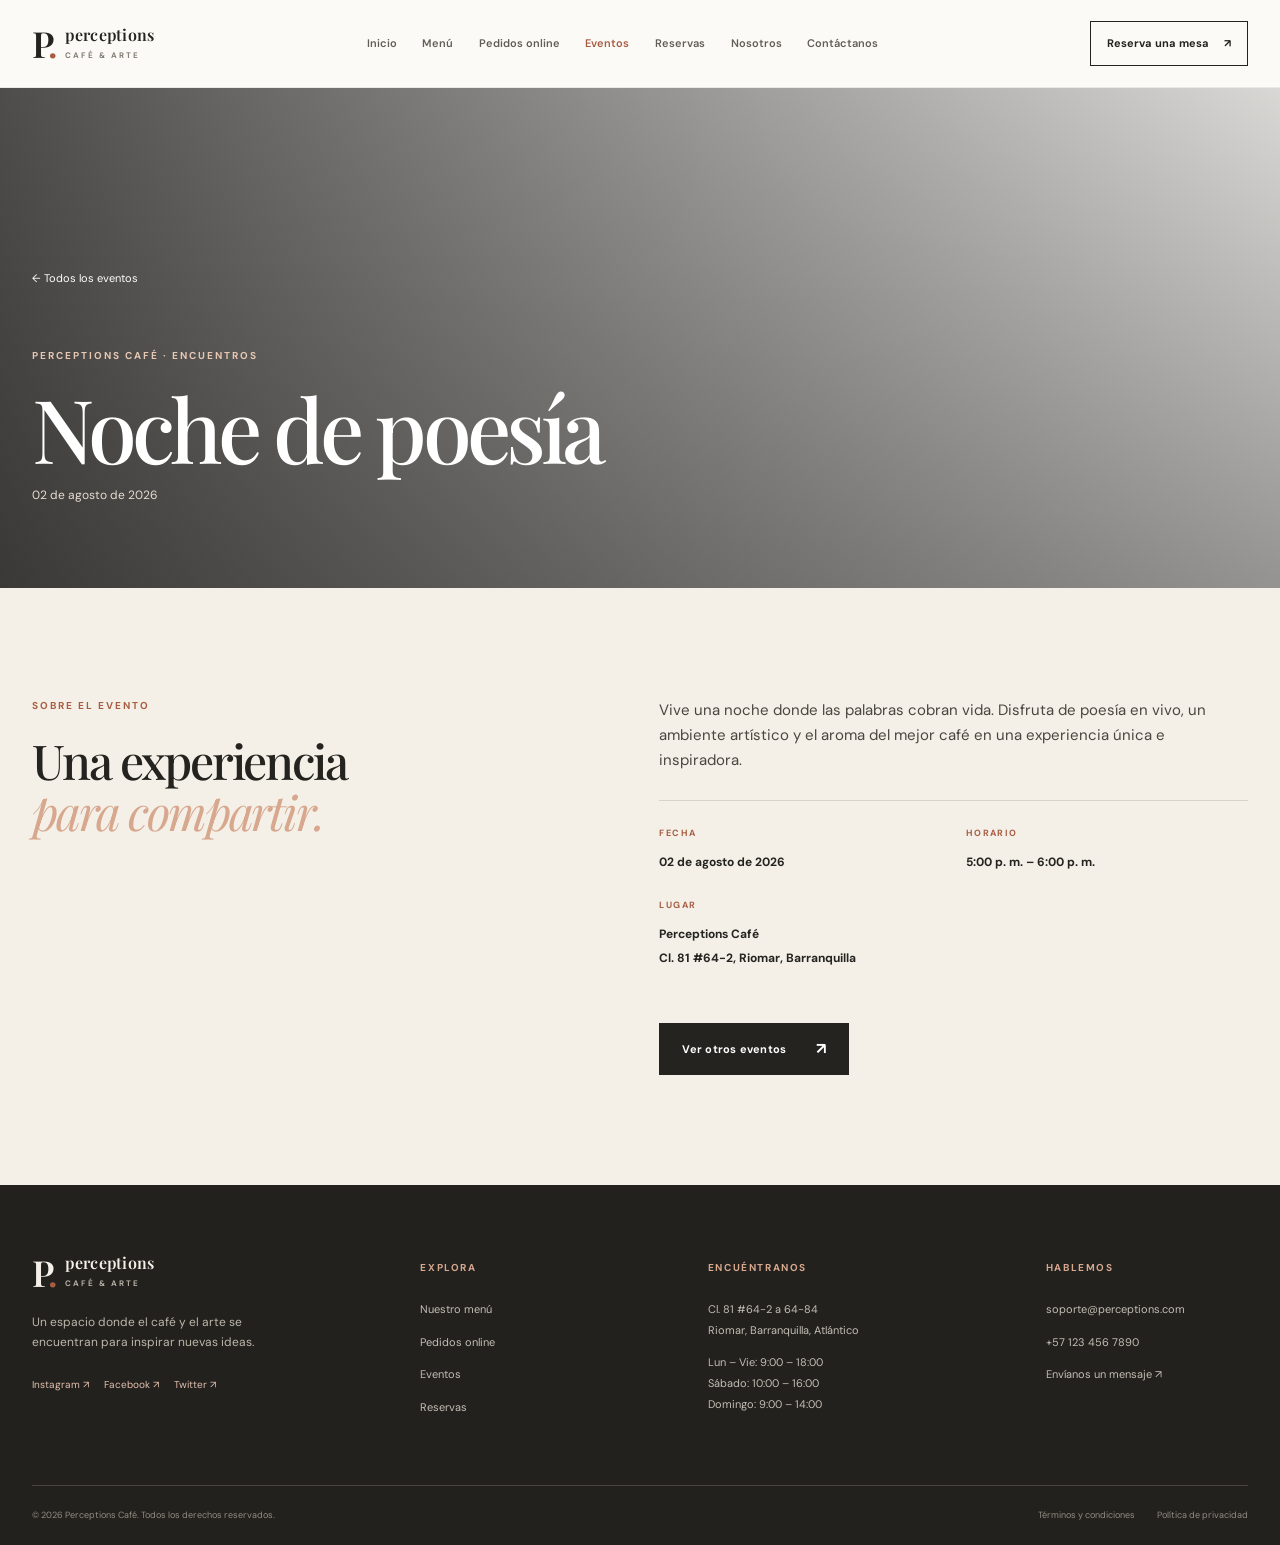
<file: noche-de-poesia.html>
<!doctype html>
<html lang="es">

<head>
    <meta charset="utf-8">
    <meta name="viewport" content="width=device-width,initial-scale=1">
    <meta name="theme-color" content="#24231f">
    <meta name="description"
        content="Perceptions Café: café de especialidad, repostería artesanal y experiencias artísticas en Barranquilla.">
    <title>Noche de poesía | Perceptions Café</title>
    <link rel="preconnect" href="https://fonts.googleapis.com">
    <link rel="preconnect" href="https://fonts.gstatic.com" crossorigin>
    <link
        href="https://fonts.googleapis.com/css2?family=DM+Sans:wght@400;500;600;700&family=Playfair+Display:wght@400;500;600;700&display=swap"
        rel="stylesheet">
    <link rel="icon" href="assets/favicon.svg" type="image/svg+xml">
    <link rel="stylesheet" href="assets/styles.css">
</head>

<body id="top">
    <header class="site-header">
        <div class="header-inner"><a class="brand" href="index.html" aria-label="Perceptions, inicio"><span
                    class="brand-mark">P<span>.</span></span><span class="brand-name">perceptions<small>CAFÉ &
                        ARTE</small></span></a><button class="menu-toggle" aria-label="Abrir menú"
                aria-expanded="false"><i></i><i></i></button>
            <nav class="main-nav"><a href="index.html" data-nav="index">Inicio</a><a href="menu.html"
                    data-nav="menu">Menú</a><a href="pedidos.html" data-nav="pedidos">Pedidos online</a><a
                    href="eventos.html" data-nav="eventos">Eventos</a><a href="reservas.html"
                    data-nav="reservas">Reservas</a><a href="nosotros.html" data-nav="nosotros">Nosotros</a><a
                    href="contacto.html" data-nav="contacto">Contáctanos</a></nav><a class="header-cta"
                href="reservas.html">Reserva una mesa <span>↗</span></a>
        </div>
    </header>
    <main>
        <section class="detail-hero"
            style="background-image:url('https://static.wixstatic.com/media/c837a6_528fac98ab7549999cdc047acf09e94d~mv2.jpg/v1/fill/w_1000%2Ch_700%2Cq_90%2Cenc_avif%2Cquality_auto/c837a6_528fac98ab7549999cdc047acf09e94d~mv2.jpg')">
            <div class="detail-overlay"></div>
            <div class="container detail-hero-content"><a class="back-link" href="eventos.html">← Todos los eventos</a>
                <p class="eyebrow light">PERCEPTIONS CAFÉ · ENCUENTROS</p>
                <h1>Noche de poesía</h1>
                <p>02 de agosto de 2026</p>
            </div>
        </section>
        <section class="event-detail-section section-pad">
            <div class="container detail-grid">
                <div>
                    <p class="eyebrow">SOBRE EL EVENTO</p>
                    <h2>Una experiencia<br><em>para compartir.</em></h2>
                </div>
                <div class="detail-copy">
                    <p>Vive una noche donde las palabras cobran vida. Disfruta de poesía en vivo, un ambiente artístico
                        y el aroma del mejor café en una experiencia única e inspiradora.</p>
                    <div class="event-meta">
                        <div><span>FECHA</span><strong>02 de agosto de 2026</strong></div>
                        <div><span>HORARIO</span><strong>5:00 p. m. – 6:00 p. m.</strong></div>
                        <div><span>LUGAR</span><strong>Perceptions Café<br>Cl. 81 #64-2, Riomar, Barranquilla</strong>
                        </div>
                    </div><a class="btn btn-dark" href="eventos.html">Ver otros eventos <span>↗</span></a>
                </div>
            </div>
        </section>
    </main>
    <footer class="site-footer">
        <div class="footer-top">
            <div class="footer-brand"><a class="brand brand-light" href="index.html"><span
                        class="brand-mark">P<span>.</span></span><span class="brand-name">perceptions<small>CAFÉ &
                            ARTE</small></span></a>
                <p>Un espacio donde el café y el arte se encuentran para inspirar nuevas ideas.</p>
                <div class="social-links"><a href="https://www.instagram.com/" target="_blank"
                        rel="noreferrer">Instagram ↗</a><a href="https://www.facebook.com/" target="_blank"
                        rel="noreferrer">Facebook ↗</a><a href="https://twitter.com/" target="_blank"
                        rel="noreferrer">Twitter ↗</a></div>
            </div>
            <div>
                <h4>Explora</h4><a href="menu.html">Nuestro menú</a><a href="pedidos.html">Pedidos online</a><a
                    href="eventos.html">Eventos</a><a href="reservas.html">Reservas</a>
            </div>
            <div>
                <h4>Encuéntranos</h4>
                <p>Cl. 81 #64-2 a 64-84<br>Riomar, Barranquilla, Atlántico</p>
                <p>Lun – Vie: 9:00 – 18:00<br>Sábado: 10:00 – 16:00<br>Domingo: 9:00 – 14:00</p>
            </div>
            <div>
                <h4>Hablemos</h4><a href="mailto:soporte@perceptions.com">soporte@perceptions.com</a><a
                    href="tel:+571234567890">+57 123 456 7890</a><a href="contacto.html">Envíanos un mensaje ↗</a>
            </div>
        </div>
        <div class="footer-bottom"><span>© <span data-year></span> Perceptions Café. Todos los derechos
                reservados.</span>
            <div><a href="terminos.html">Términos y condiciones</a><a href="privacidad.html">Política de privacidad</a>
            </div>
        </div>
    </footer><a class="back-top" href="#top" aria-label="Volver arriba">↑</a>
    <script src="assets/app.js" defer></script>
</body>

</html>
</file>
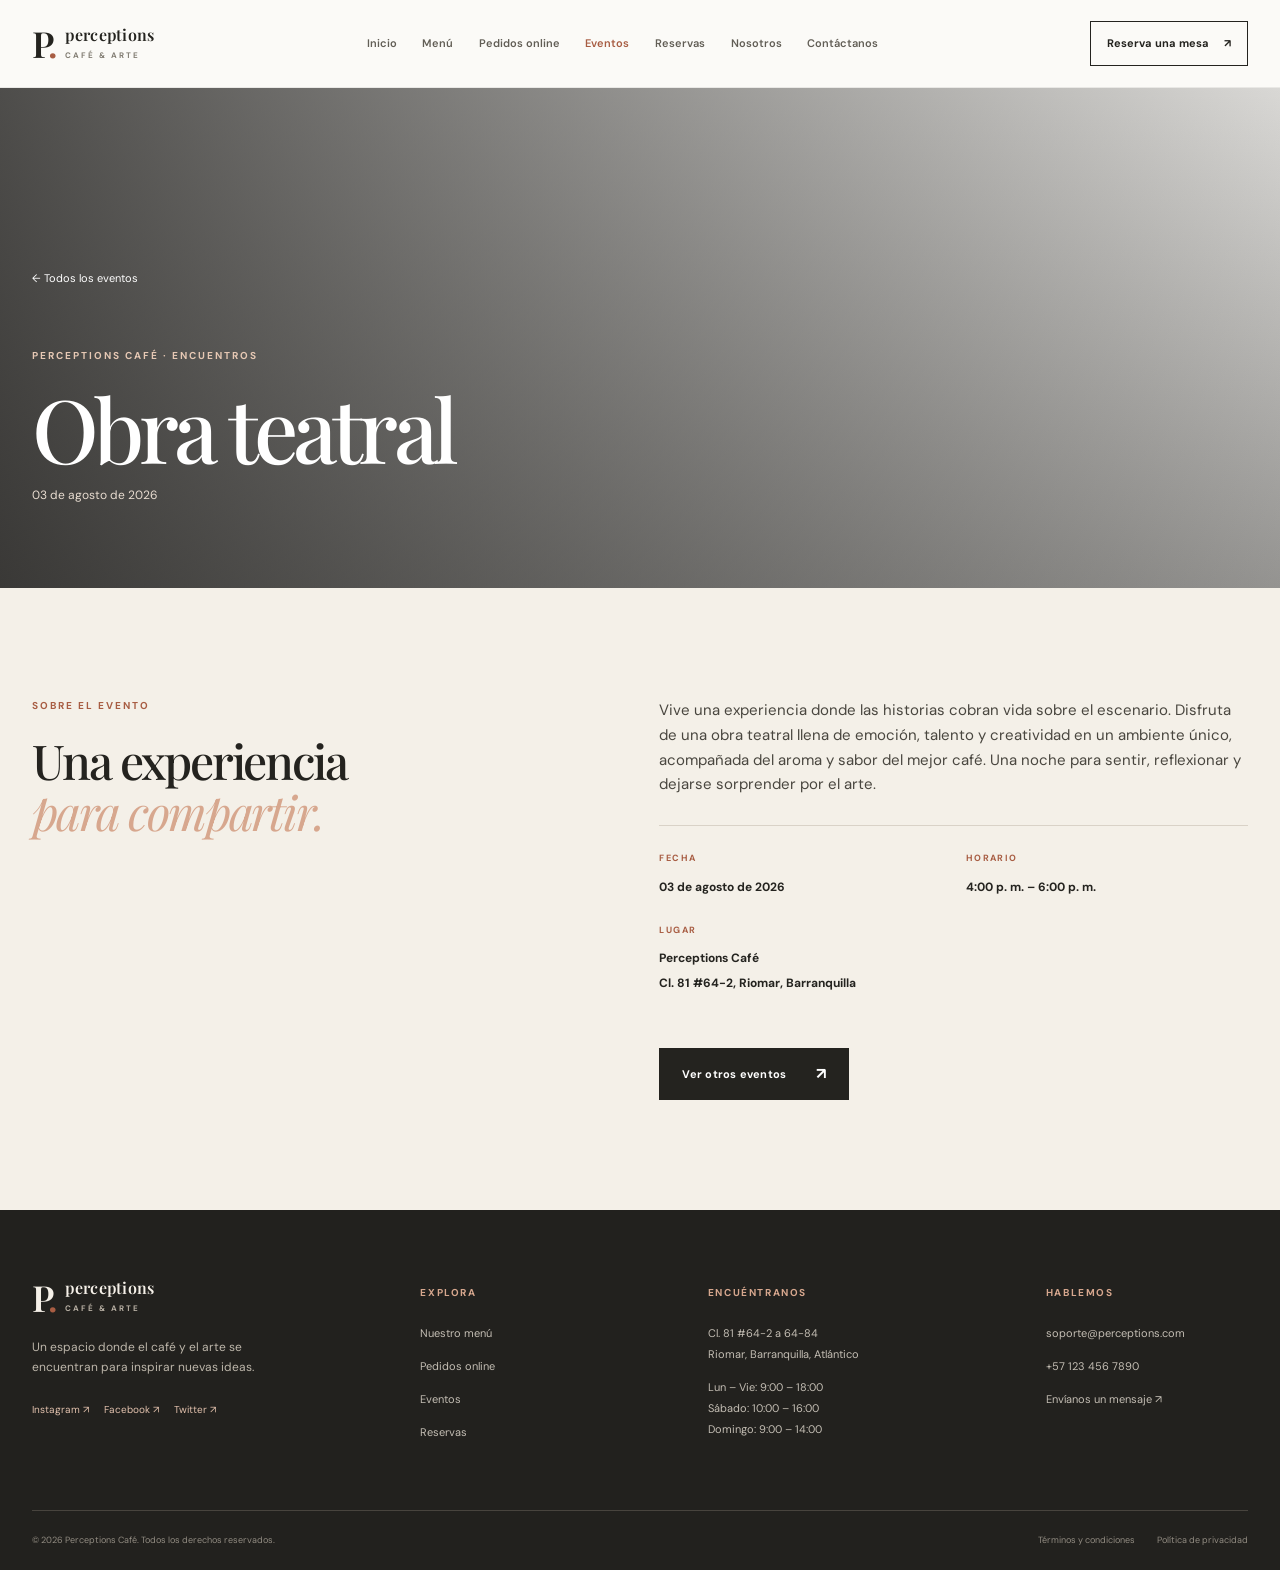
<file: obra-teatral.html>
<!doctype html>
<html lang="es">

<head>
    <meta charset="utf-8">
    <meta name="viewport" content="width=device-width,initial-scale=1">
    <meta name="theme-color" content="#24231f">
    <meta name="description"
        content="Perceptions Café: café de especialidad, repostería artesanal y experiencias artísticas en Barranquilla.">
    <title>Obra teatral | Perceptions Café</title>
    <link rel="preconnect" href="https://fonts.googleapis.com">
    <link rel="preconnect" href="https://fonts.gstatic.com" crossorigin>
    <link
        href="https://fonts.googleapis.com/css2?family=DM+Sans:wght@400;500;600;700&family=Playfair+Display:wght@400;500;600;700&display=swap"
        rel="stylesheet">
    <link rel="icon" href="assets/favicon.svg" type="image/svg+xml">
    <link rel="stylesheet" href="assets/styles.css">
</head>

<body id="top">
    <header class="site-header">
        <div class="header-inner"><a class="brand" href="index.html" aria-label="Perceptions, inicio"><span
                    class="brand-mark">P<span>.</span></span><span class="brand-name">perceptions<small>CAFÉ &
                        ARTE</small></span></a><button class="menu-toggle" aria-label="Abrir menú"
                aria-expanded="false"><i></i><i></i></button>
            <nav class="main-nav"><a href="index.html" data-nav="index">Inicio</a><a href="menu.html"
                    data-nav="menu">Menú</a><a href="pedidos.html" data-nav="pedidos">Pedidos online</a><a
                    href="eventos.html" data-nav="eventos">Eventos</a><a href="reservas.html"
                    data-nav="reservas">Reservas</a><a href="nosotros.html" data-nav="nosotros">Nosotros</a><a
                    href="contacto.html" data-nav="contacto">Contáctanos</a></nav><a class="header-cta"
                href="reservas.html">Reserva una mesa <span>↗</span></a>
        </div>
    </header>
    <main>
        <section class="detail-hero"
            style="background-image:url('https://static.wixstatic.com/media/fbd552_dc8e4232c710458dac9a10897cf825eb~mv2.png/v1/fill/w_1000%2Ch_700%2Cq_90%2Cenc_avif%2Cquality_auto/fbd552_dc8e4232c710458dac9a10897cf825eb~mv2.png')">
            <div class="detail-overlay"></div>
            <div class="container detail-hero-content"><a class="back-link" href="eventos.html">← Todos los eventos</a>
                <p class="eyebrow light">PERCEPTIONS CAFÉ · ENCUENTROS</p>
                <h1>Obra teatral</h1>
                <p>03 de agosto de 2026</p>
            </div>
        </section>
        <section class="event-detail-section section-pad">
            <div class="container detail-grid">
                <div>
                    <p class="eyebrow">SOBRE EL EVENTO</p>
                    <h2>Una experiencia<br><em>para compartir.</em></h2>
                </div>
                <div class="detail-copy">
                    <p>Vive una experiencia donde las historias cobran vida sobre el escenario. Disfruta de una obra
                        teatral llena de emoción, talento y creatividad en un ambiente único, acompañada del aroma y
                        sabor del mejor café. Una noche para sentir, reflexionar y dejarse sorprender por el arte.</p>
                    <div class="event-meta">
                        <div><span>FECHA</span><strong>03 de agosto de 2026</strong></div>
                        <div><span>HORARIO</span><strong>4:00 p. m. – 6:00 p. m.</strong></div>
                        <div><span>LUGAR</span><strong>Perceptions Café<br>Cl. 81 #64-2, Riomar, Barranquilla</strong>
                        </div>
                    </div><a class="btn btn-dark" href="eventos.html">Ver otros eventos <span>↗</span></a>
                </div>
            </div>
        </section>
    </main>
    <footer class="site-footer">
        <div class="footer-top">
            <div class="footer-brand"><a class="brand brand-light" href="index.html"><span
                        class="brand-mark">P<span>.</span></span><span class="brand-name">perceptions<small>CAFÉ &
                            ARTE</small></span></a>
                <p>Un espacio donde el café y el arte se encuentran para inspirar nuevas ideas.</p>
                <div class="social-links"><a href="https://www.instagram.com/" target="_blank"
                        rel="noreferrer">Instagram ↗</a><a href="https://www.facebook.com/" target="_blank"
                        rel="noreferrer">Facebook ↗</a><a href="https://twitter.com/" target="_blank"
                        rel="noreferrer">Twitter ↗</a></div>
            </div>
            <div>
                <h4>Explora</h4><a href="menu.html">Nuestro menú</a><a href="pedidos.html">Pedidos online</a><a
                    href="eventos.html">Eventos</a><a href="reservas.html">Reservas</a>
            </div>
            <div>
                <h4>Encuéntranos</h4>
                <p>Cl. 81 #64-2 a 64-84<br>Riomar, Barranquilla, Atlántico</p>
                <p>Lun – Vie: 9:00 – 18:00<br>Sábado: 10:00 – 16:00<br>Domingo: 9:00 – 14:00</p>
            </div>
            <div>
                <h4>Hablemos</h4><a href="mailto:soporte@perceptions.com">soporte@perceptions.com</a><a
                    href="tel:+571234567890">+57 123 456 7890</a><a href="contacto.html">Envíanos un mensaje ↗</a>
            </div>
        </div>
        <div class="footer-bottom"><span>© <span data-year></span> Perceptions Café. Todos los derechos
                reservados.</span>
            <div><a href="terminos.html">Términos y condiciones</a><a href="privacidad.html">Política de privacidad</a>
            </div>
        </div>
    </footer><a class="back-top" href="#top" aria-label="Volver arriba">↑</a>
    <script src="assets/app.js" defer></script>
</body>

</html>
</file>
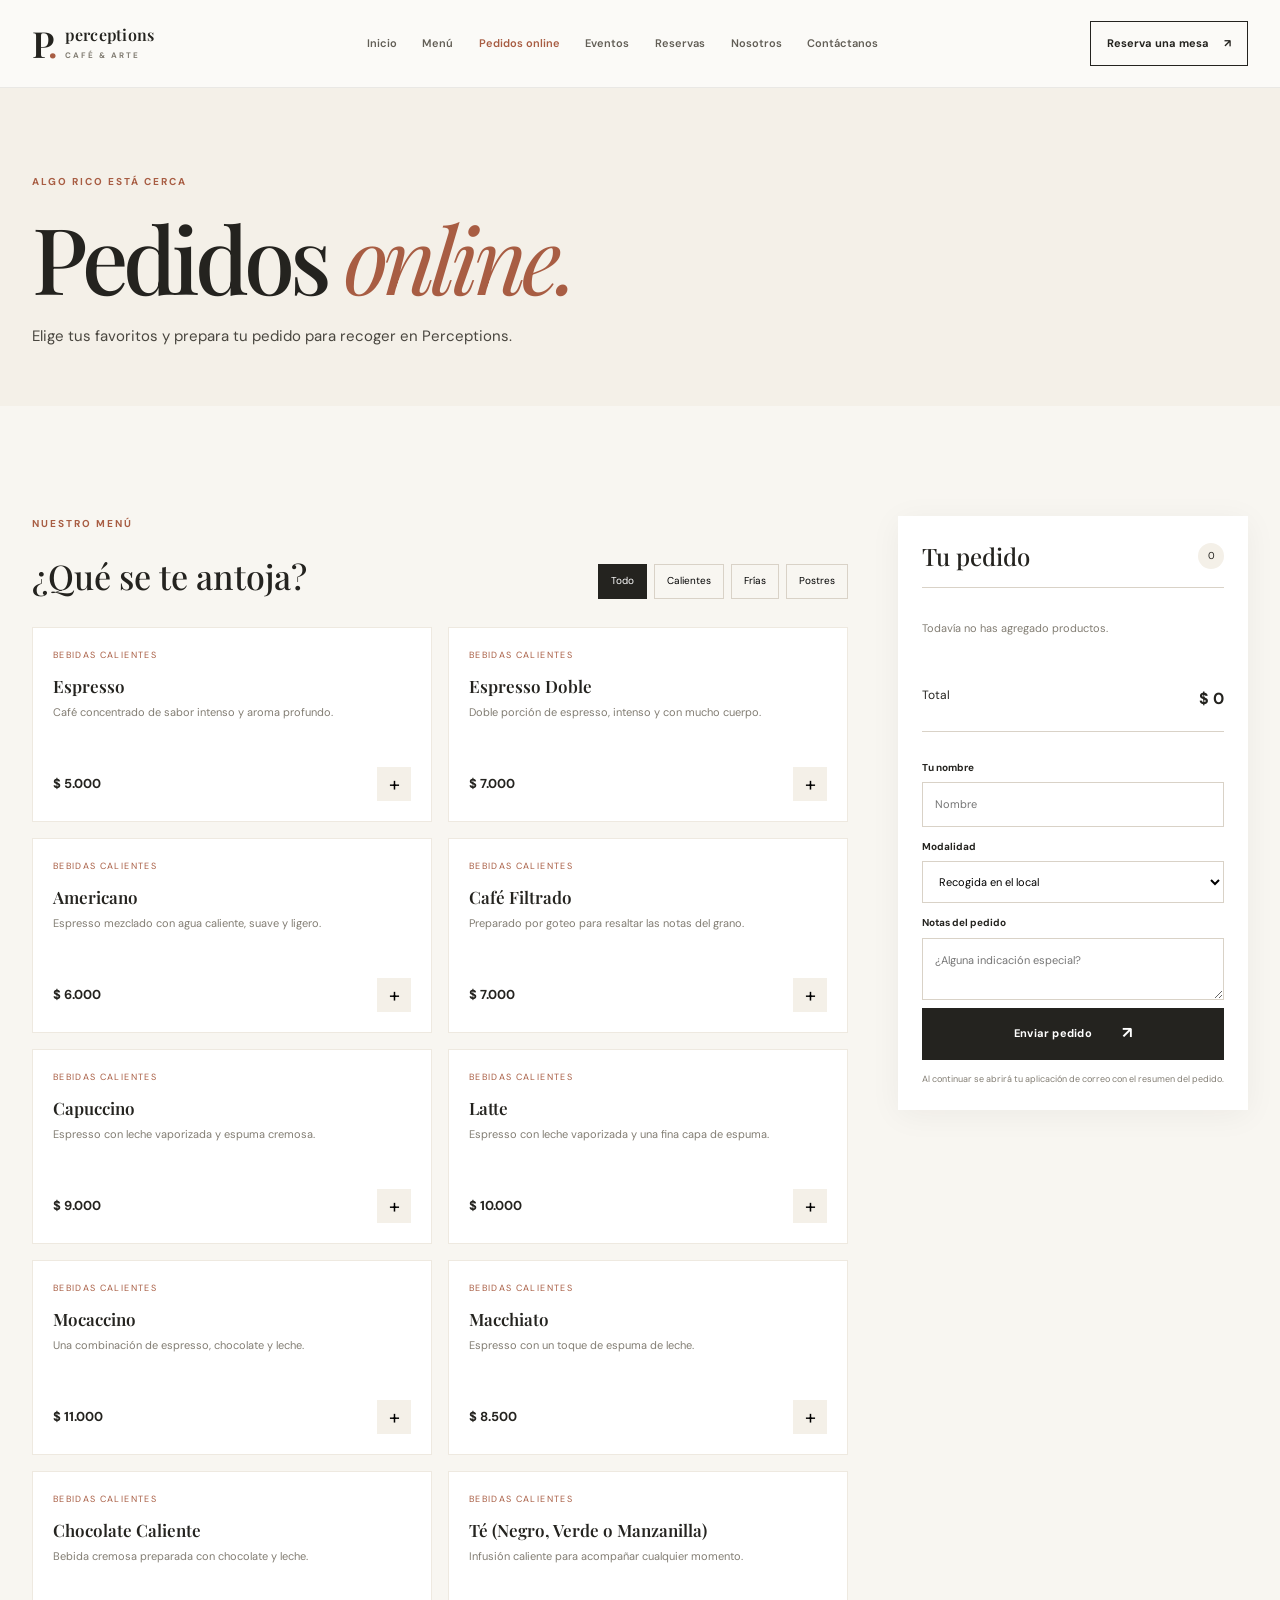
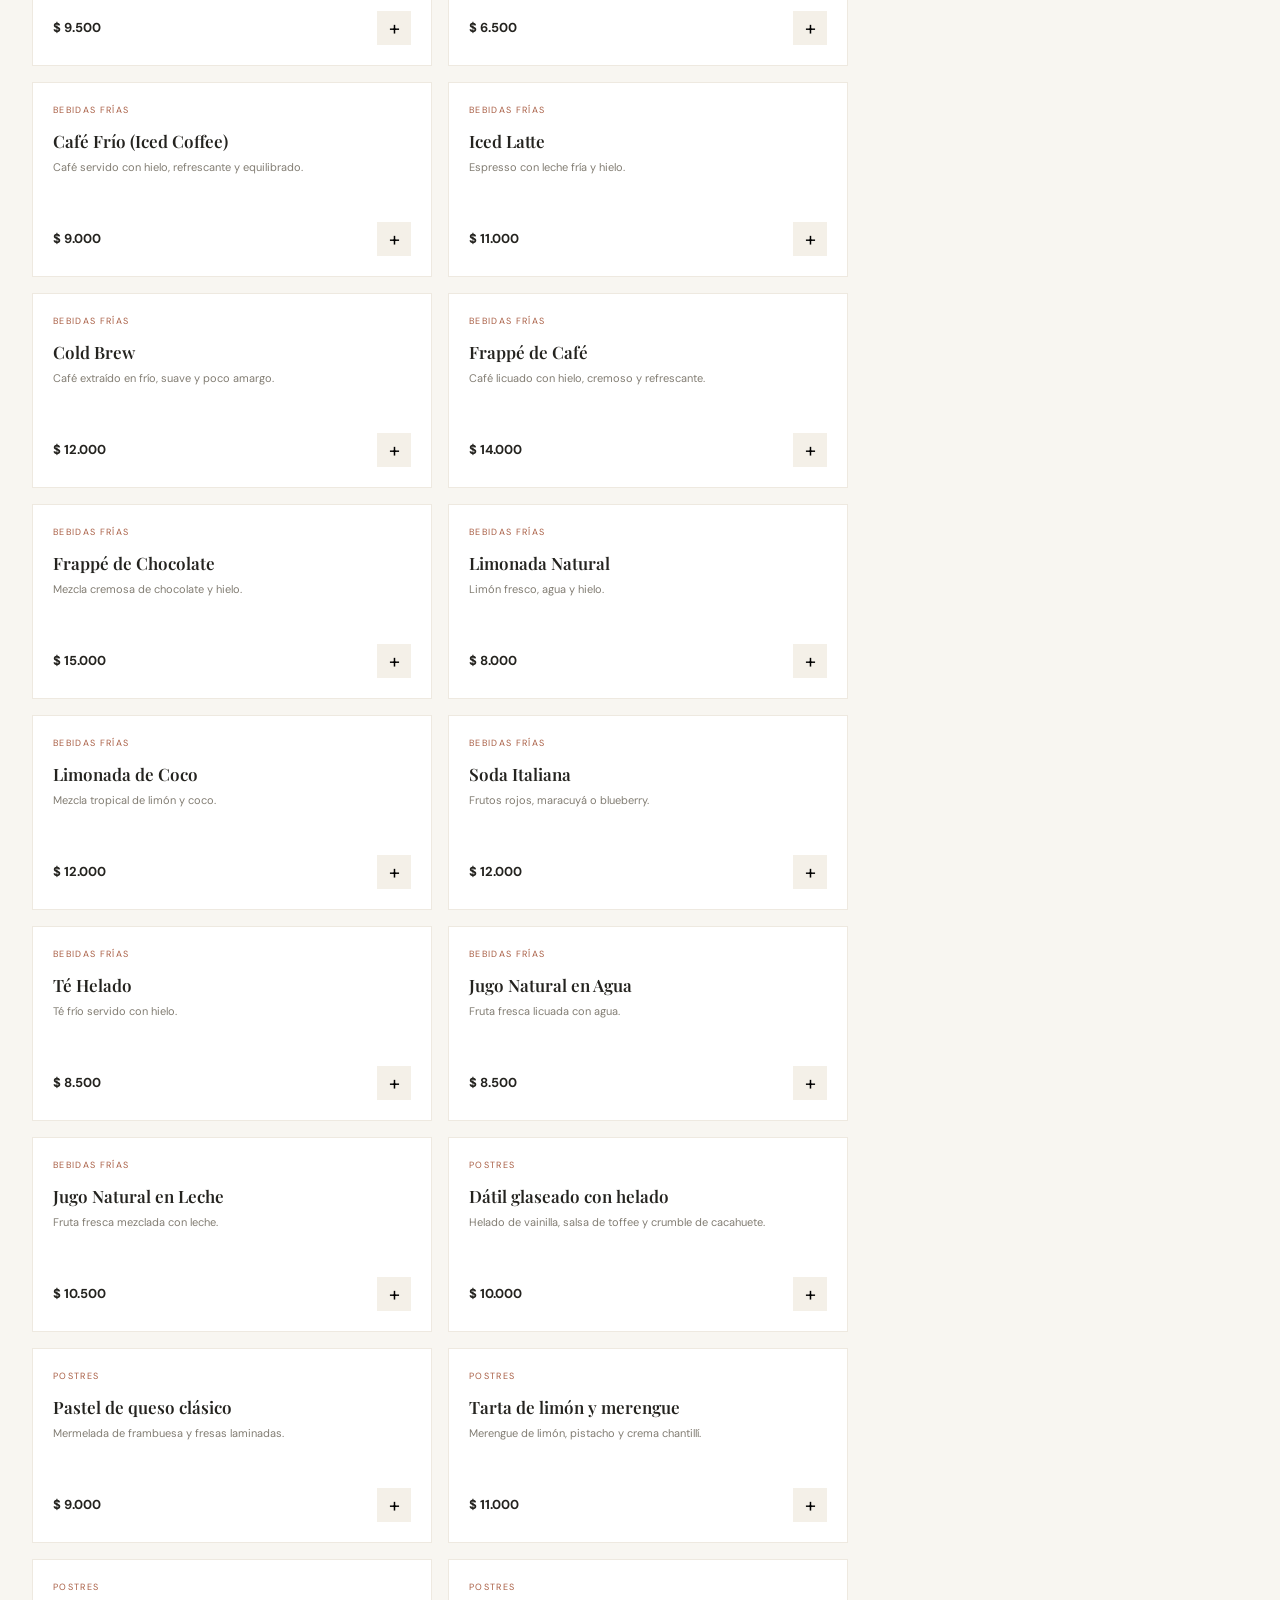
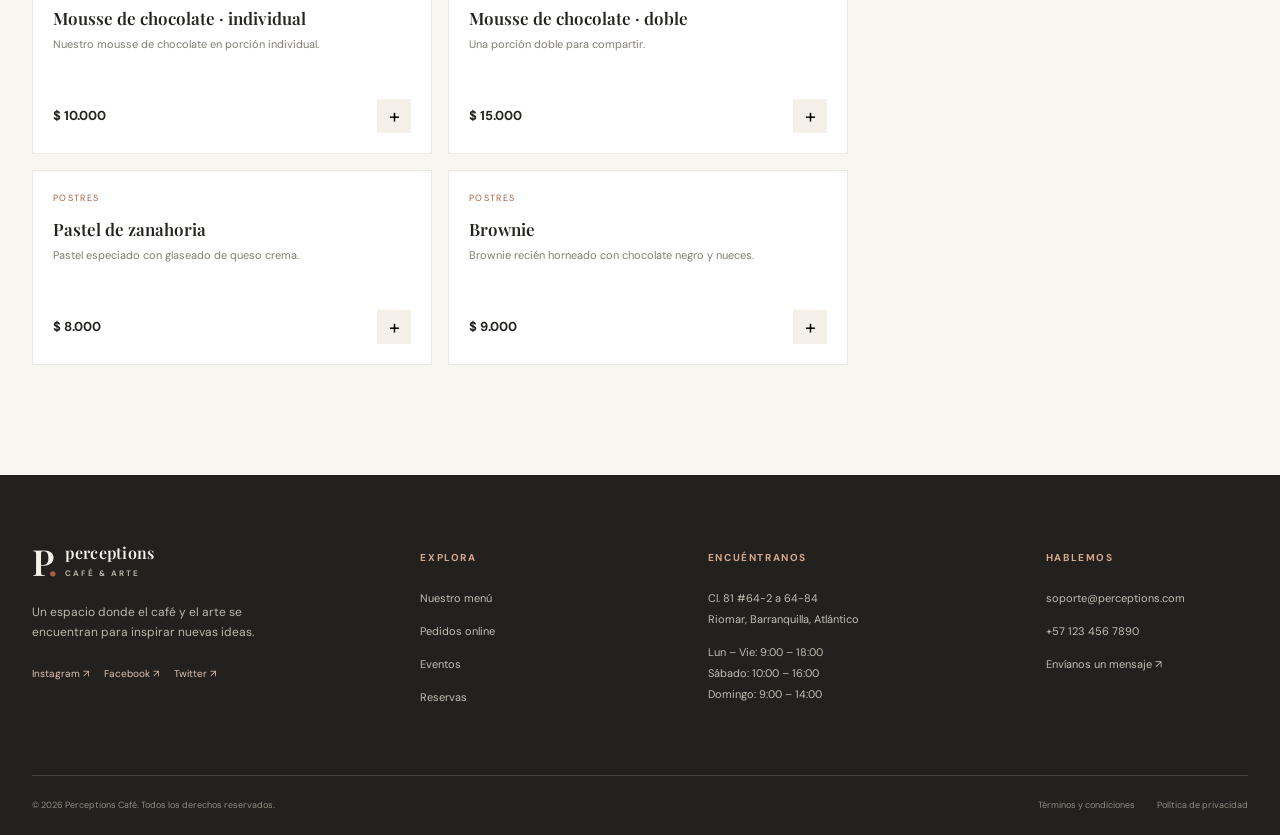
<file: pedidos.html>
<!doctype html>
<html lang="es">

<head>
    <meta charset="utf-8">
    <meta name="viewport" content="width=device-width,initial-scale=1">
    <meta name="theme-color" content="#24231f">
    <meta name="description"
        content="Perceptions Café: café de especialidad, repostería artesanal y experiencias artísticas en Barranquilla.">
    <title>Pedidos online | Perceptions Café</title>
    <link rel="preconnect" href="https://fonts.googleapis.com">
    <link rel="preconnect" href="https://fonts.gstatic.com" crossorigin>
    <link
        href="https://fonts.googleapis.com/css2?family=DM+Sans:wght@400;500;600;700&family=Playfair+Display:wght@400;500;600;700&display=swap"
        rel="stylesheet">
    <link rel="icon" href="assets/favicon.svg" type="image/svg+xml">
    <link rel="stylesheet" href="assets/styles.css">
</head>

<body id="top">
    <header class="site-header">
        <div class="header-inner"><a class="brand" href="index.html" aria-label="Perceptions, inicio"><span
                    class="brand-mark">P<span>.</span></span><span class="brand-name">perceptions<small>CAFÉ &
                        ARTE</small></span></a><button class="menu-toggle" aria-label="Abrir menú"
                aria-expanded="false"><i></i><i></i></button>
            <nav class="main-nav"><a href="index.html" data-nav="index">Inicio</a><a href="menu.html"
                    data-nav="menu">Menú</a><a href="pedidos.html" data-nav="pedidos">Pedidos online</a><a
                    href="eventos.html" data-nav="eventos">Eventos</a><a href="reservas.html"
                    data-nav="reservas">Reservas</a><a href="nosotros.html" data-nav="nosotros">Nosotros</a><a
                    href="contacto.html" data-nav="contacto">Contáctanos</a></nav><a class="header-cta"
                href="reservas.html">Reserva una mesa <span>↗</span></a>
        </div>
    </header>
    <main>
        <section class="page-hero page-hero-cream compact-hero">
            <div class="container">
                <p class="eyebrow">ALGO RICO ESTÁ CERCA</p>
                <h1>Pedidos <em>online.</em></h1>
                <p class="page-lead">Elige tus favoritos y prepara tu pedido para recoger en Perceptions.</p>
            </div>
        </section>
        <section class="ordering-section section-pad">
            <div class="container order-layout">
                <div class="order-main">
                    <div class="order-toolbar">
                        <div>
                            <p class="eyebrow">NUESTRO MENÚ</p>
                            <h2>¿Qué se te antoja?</h2>
                        </div>
                        <div class="order-filters"><button class="filter-btn active"
                                data-filter="todos">Todo</button><button class="filter-btn"
                                data-filter="calientes">Calientes</button><button class="filter-btn"
                                data-filter="frias">Frías</button><button class="filter-btn"
                                data-filter="postres">Postres</button></div>
                    </div>
                    <div class="order-grid" id="order-grid"></div>
                </div>
                <aside class="cart-panel">
                    <div class="cart-heading">
                        <h3>Tu pedido</h3><span class="cart-count" data-cart-count>0</span>
                    </div>
                    <div class="cart-items" data-cart-items>
                        <p class="cart-empty">Todavía no has agregado productos.</p>
                    </div>
                    <div class="cart-total"><span>Total</span><strong data-cart-total>$0</strong></div>
                    <div class="cart-fields"><label for="order-name">Tu nombre</label><input id="order-name" type="text"
                            placeholder="Nombre" autocomplete="name"><label for="order-method">Modalidad</label><select
                            id="order-method">
                            <option value="Recogida en el local">Recogida en el local</option>
                        </select><label for="order-notes">Notas del pedido</label><textarea id="order-notes" rows="2"
                            placeholder="¿Alguna indicación especial?"></textarea><button class="btn btn-dark btn-full"
                            data-checkout>Enviar pedido <span>↗</span></button>
                        <p class="form-note">Al continuar se abrirá tu aplicación de correo con el resumen del pedido.
                        </p>
                    </div>
                </aside>
            </div>
        </section>
    </main>
    <footer class="site-footer">
        <div class="footer-top">
            <div class="footer-brand"><a class="brand brand-light" href="index.html"><span
                        class="brand-mark">P<span>.</span></span><span class="brand-name">perceptions<small>CAFÉ &
                            ARTE</small></span></a>
                <p>Un espacio donde el café y el arte se encuentran para inspirar nuevas ideas.</p>
                <div class="social-links"><a href="https://www.instagram.com/" target="_blank"
                        rel="noreferrer">Instagram ↗</a><a href="https://www.facebook.com/" target="_blank"
                        rel="noreferrer">Facebook ↗</a><a href="https://twitter.com/" target="_blank"
                        rel="noreferrer">Twitter ↗</a></div>
            </div>
            <div>
                <h4>Explora</h4><a href="menu.html">Nuestro menú</a><a href="pedidos.html">Pedidos online</a><a
                    href="eventos.html">Eventos</a><a href="reservas.html">Reservas</a>
            </div>
            <div>
                <h4>Encuéntranos</h4>
                <p>Cl. 81 #64-2 a 64-84<br>Riomar, Barranquilla, Atlántico</p>
                <p>Lun – Vie: 9:00 – 18:00<br>Sábado: 10:00 – 16:00<br>Domingo: 9:00 – 14:00</p>
            </div>
            <div>
                <h4>Hablemos</h4><a href="mailto:soporte@perceptions.com">soporte@perceptions.com</a><a
                    href="tel:+571234567890">+57 123 456 7890</a><a href="contacto.html">Envíanos un mensaje ↗</a>
            </div>
        </div>
        <div class="footer-bottom"><span>© <span data-year></span> Perceptions Café. Todos los derechos
                reservados.</span>
            <div><a href="terminos.html">Términos y condiciones</a><a href="privacidad.html">Política de privacidad</a>
            </div>
        </div>
    </footer><a class="back-top" href="#top" aria-label="Volver arriba">↑</a>
    <script src="assets/app.js" defer></script>
</body>

</html>
</file>
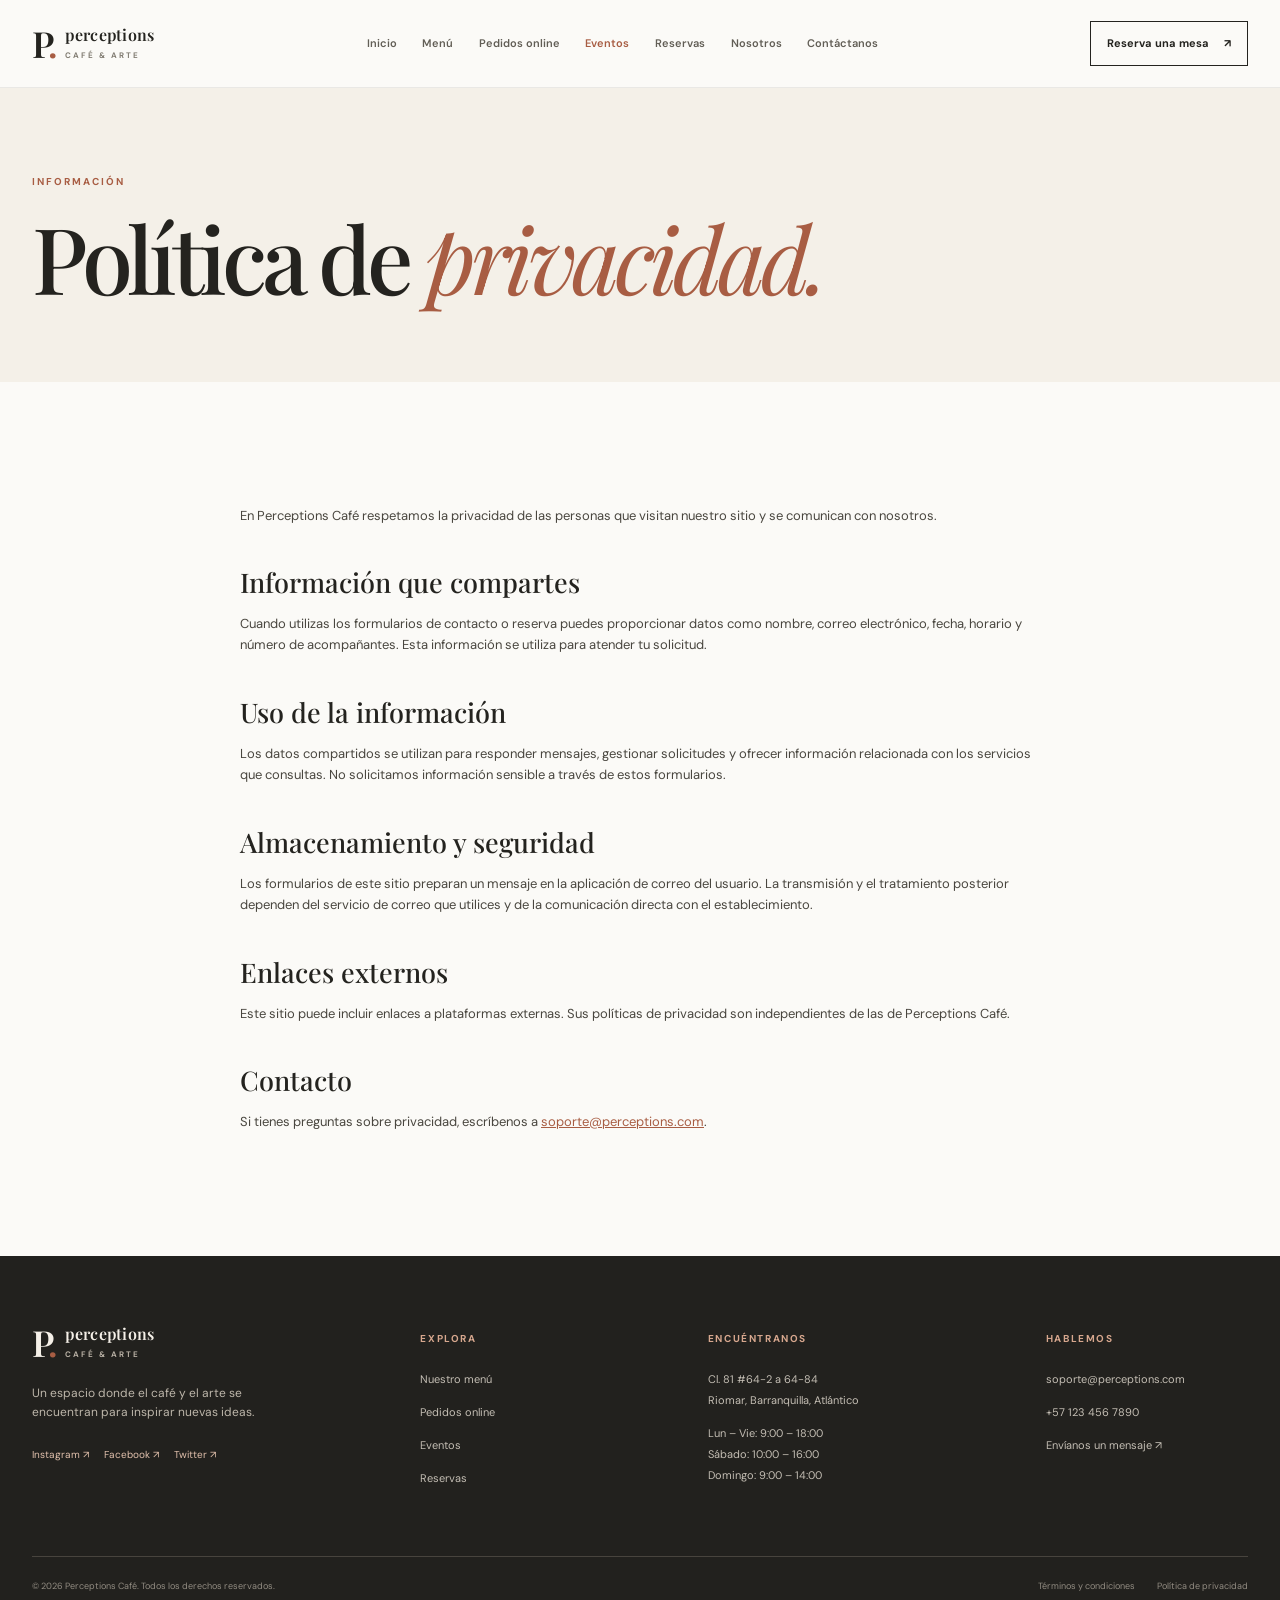
<file: privacidad.html>
<!doctype html>
<html lang="es">

<head>
    <meta charset="utf-8">
    <meta name="viewport" content="width=device-width,initial-scale=1">
    <meta name="theme-color" content="#24231f">
    <meta name="description"
        content="Perceptions Café: café de especialidad, repostería artesanal y experiencias artísticas en Barranquilla.">
    <title>Política de privacidad | Perceptions Café</title>
    <link rel="preconnect" href="https://fonts.googleapis.com">
    <link rel="preconnect" href="https://fonts.gstatic.com" crossorigin>
    <link
        href="https://fonts.googleapis.com/css2?family=DM+Sans:wght@400;500;600;700&family=Playfair+Display:wght@400;500;600;700&display=swap"
        rel="stylesheet">
    <link rel="icon" href="assets/favicon.svg" type="image/svg+xml">
    <link rel="stylesheet" href="assets/styles.css">
</head>

<body id="top">
    <header class="site-header">
        <div class="header-inner"><a class="brand" href="index.html" aria-label="Perceptions, inicio"><span
                    class="brand-mark">P<span>.</span></span><span class="brand-name">perceptions<small>CAFÉ &
                        ARTE</small></span></a><button class="menu-toggle" aria-label="Abrir menú"
                aria-expanded="false"><i></i><i></i></button>
            <nav class="main-nav"><a href="index.html" data-nav="index">Inicio</a><a href="menu.html"
                    data-nav="menu">Menú</a><a href="pedidos.html" data-nav="pedidos">Pedidos online</a><a
                    href="eventos.html" data-nav="eventos">Eventos</a><a href="reservas.html"
                    data-nav="reservas">Reservas</a><a href="nosotros.html" data-nav="nosotros">Nosotros</a><a
                    href="contacto.html" data-nav="contacto">Contáctanos</a></nav><a class="header-cta"
                href="reservas.html">Reserva una mesa <span>↗</span></a>
        </div>
    </header>
    <main>
        <section class="page-hero page-hero-cream compact-hero">
            <div class="container">
                <p class="eyebrow">INFORMACIÓN</p>
                <h1>Política de <em>privacidad.</em></h1>
            </div>
        </section>
        <section class="legal-section section-pad">
            <div class="container legal-copy">
                <p>En Perceptions Café respetamos la privacidad de las personas que visitan nuestro sitio y se comunican
                    con nosotros.</p>
                <h2>Información que compartes</h2>
                <p>Cuando utilizas los formularios de contacto o reserva puedes proporcionar datos como nombre, correo
                    electrónico, fecha, horario y número de acompañantes. Esta información se utiliza para atender tu
                    solicitud.</p>
                <h2>Uso de la información</h2>
                <p>Los datos compartidos se utilizan para responder mensajes, gestionar solicitudes y ofrecer
                    información relacionada con los servicios que consultas. No solicitamos información sensible a
                    través de estos formularios.</p>
                <h2>Almacenamiento y seguridad</h2>
                <p>Los formularios de este sitio preparan un mensaje en la aplicación de correo del usuario. La
                    transmisión y el tratamiento posterior dependen del servicio de correo que utilices y de la
                    comunicación directa con el establecimiento.</p>
                <h2>Enlaces externos</h2>
                <p>Este sitio puede incluir enlaces a plataformas externas. Sus políticas de privacidad son
                    independientes de las de Perceptions Café.</p>
                <h2>Contacto</h2>
                <p>Si tienes preguntas sobre privacidad, escríbenos a <a
                        href="mailto:soporte@perceptions.com">soporte@perceptions.com</a>.</p>
            </div>
        </section>
    </main>
    <footer class="site-footer">
        <div class="footer-top">
            <div class="footer-brand"><a class="brand brand-light" href="index.html"><span
                        class="brand-mark">P<span>.</span></span><span class="brand-name">perceptions<small>CAFÉ &
                            ARTE</small></span></a>
                <p>Un espacio donde el café y el arte se encuentran para inspirar nuevas ideas.</p>
                <div class="social-links"><a href="https://www.instagram.com/" target="_blank"
                        rel="noreferrer">Instagram ↗</a><a href="https://www.facebook.com/" target="_blank"
                        rel="noreferrer">Facebook ↗</a><a href="https://twitter.com/" target="_blank"
                        rel="noreferrer">Twitter ↗</a></div>
            </div>
            <div>
                <h4>Explora</h4><a href="menu.html">Nuestro menú</a><a href="pedidos.html">Pedidos online</a><a
                    href="eventos.html">Eventos</a><a href="reservas.html">Reservas</a>
            </div>
            <div>
                <h4>Encuéntranos</h4>
                <p>Cl. 81 #64-2 a 64-84<br>Riomar, Barranquilla, Atlántico</p>
                <p>Lun – Vie: 9:00 – 18:00<br>Sábado: 10:00 – 16:00<br>Domingo: 9:00 – 14:00</p>
            </div>
            <div>
                <h4>Hablemos</h4><a href="mailto:soporte@perceptions.com">soporte@perceptions.com</a><a
                    href="tel:+571234567890">+57 123 456 7890</a><a href="contacto.html">Envíanos un mensaje ↗</a>
            </div>
        </div>
        <div class="footer-bottom"><span>© <span data-year></span> Perceptions Café. Todos los derechos
                reservados.</span>
            <div><a href="terminos.html">Términos y condiciones</a><a href="privacidad.html">Política de privacidad</a>
            </div>
        </div>
    </footer><a class="back-top" href="#top" aria-label="Volver arriba">↑</a>
    <script src="assets/app.js" defer></script>
</body>

</html>
</file>
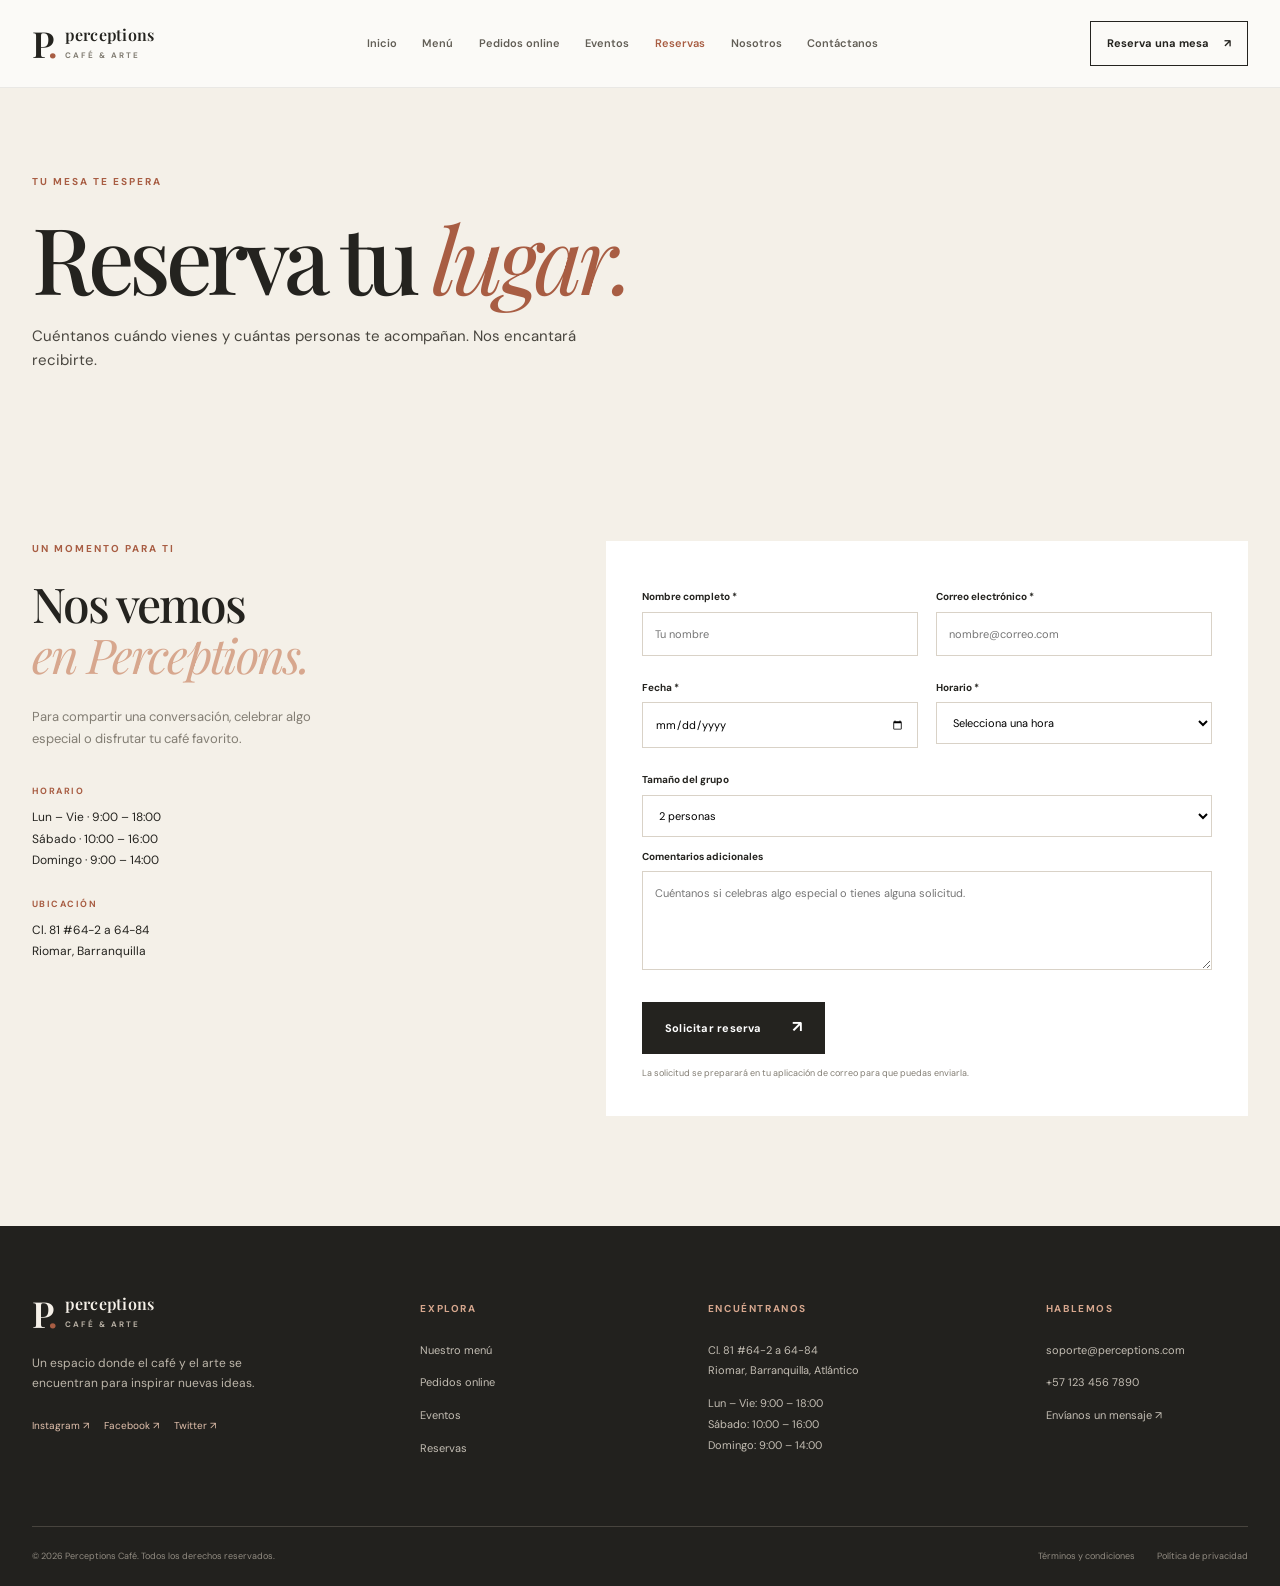
<file: reservas.html>
<!doctype html>
<html lang="es">

<head>
    <meta charset="utf-8">
    <meta name="viewport" content="width=device-width,initial-scale=1">
    <meta name="theme-color" content="#24231f">
    <meta name="description"
        content="Perceptions Café: café de especialidad, repostería artesanal y experiencias artísticas en Barranquilla.">
    <title>Reservas | Perceptions Café</title>
    <link rel="preconnect" href="https://fonts.googleapis.com">
    <link rel="preconnect" href="https://fonts.gstatic.com" crossorigin>
    <link
        href="https://fonts.googleapis.com/css2?family=DM+Sans:wght@400;500;600;700&family=Playfair+Display:wght@400;500;600;700&display=swap"
        rel="stylesheet">
    <link rel="icon" href="assets/favicon.svg" type="image/svg+xml">
    <link rel="stylesheet" href="assets/styles.css">
</head>

<body id="top">
    <header class="site-header">
        <div class="header-inner"><a class="brand" href="index.html" aria-label="Perceptions, inicio"><span
                    class="brand-mark">P<span>.</span></span><span class="brand-name">perceptions<small>CAFÉ &
                        ARTE</small></span></a><button class="menu-toggle" aria-label="Abrir menú"
                aria-expanded="false"><i></i><i></i></button>
            <nav class="main-nav"><a href="index.html" data-nav="index">Inicio</a><a href="menu.html"
                    data-nav="menu">Menú</a><a href="pedidos.html" data-nav="pedidos">Pedidos online</a><a
                    href="eventos.html" data-nav="eventos">Eventos</a><a href="reservas.html"
                    data-nav="reservas">Reservas</a><a href="nosotros.html" data-nav="nosotros">Nosotros</a><a
                    href="contacto.html" data-nav="contacto">Contáctanos</a></nav><a class="header-cta"
                href="reservas.html">Reserva una mesa <span>↗</span></a>
        </div>
    </header>
    <main>
        <section class="page-hero page-hero-cream compact-hero">
            <div class="container">
                <p class="eyebrow">TU MESA TE ESPERA</p>
                <h1>Reserva tu <em>lugar.</em></h1>
                <p class="page-lead">Cuéntanos cuándo vienes y cuántas personas te acompañan. Nos encantará recibirte.
                </p>
            </div>
        </section>
        <section class="form-section section-pad">
            <div class="container form-layout">
                <div class="form-aside">
                    <p class="eyebrow">UN MOMENTO PARA TI</p>
                    <h2>Nos vemos<br><em>en Perceptions.</em></h2>
                    <p>Para compartir una conversación, celebrar algo especial o disfrutar tu café favorito.</p>
                    <div class="aside-detail"><span>HORARIO</span>
                        <p>Lun – Vie · 9:00 – 18:00<br>Sábado · 10:00 – 16:00<br>Domingo · 9:00 – 14:00</p>
                    </div>
                    <div class="aside-detail"><span>UBICACIÓN</span>
                        <p>Cl. 81 #64-2 a 64-84<br>Riomar, Barranquilla</p>
                    </div>
                </div>
                <form class="contact-form" data-mail-form data-subject="Solicitud de reserva">
                    <div class="form-row">
                        <div class="field"><label for="res-name">Nombre completo *</label><input id="res-name"
                                name="Nombre" required placeholder="Tu nombre"></div>
                        <div class="field"><label for="res-email">Correo electrónico *</label><input id="res-email"
                                name="Correo" type="email" required placeholder="nombre@correo.com"></div>
                    </div>
                    <div class="form-row">
                        <div class="field"><label for="res-date">Fecha *</label><input id="res-date" name="Fecha"
                                type="date" required></div>
                        <div class="field"><label for="res-time">Horario *</label><select id="res-time" name="Horario"
                                required>
                                <option value="">Selecciona una hora</option>
                                <option>9:00 a. m.</option>
                                <option>10:00 a. m.</option>
                                <option>11:00 a. m.</option>
                                <option>12:00 p. m.</option>
                                <option>1:00 p. m.</option>
                                <option>2:00 p. m.</option>
                                <option>3:00 p. m.</option>
                                <option>4:00 p. m.</option>
                                <option>5:00 p. m.</option>
                            </select></div>
                    </div>
                    <div class="field"><label for="res-guests">Tamaño del grupo</label><select id="res-guests"
                            name="Personas">
                            <option>1 persona</option>
                            <option selected>2 personas</option>
                            <option>3 personas</option>
                            <option>4 personas</option>
                            <option>5 personas</option>
                            <option>6 personas</option>
                            <option>7 o más personas</option>
                        </select></div>
                    <div class="field"><label for="res-notes">Comentarios adicionales</label><textarea id="res-notes"
                            name="Comentarios" rows="4"
                            placeholder="Cuéntanos si celebras algo especial o tienes alguna solicitud."></textarea>
                    </div><button class="btn btn-dark" type="submit">Solicitar reserva <span>↗</span></button>
                    <p class="form-note">La solicitud se preparará en tu aplicación de correo para que puedas enviarla.
                    </p>
                </form>
            </div>
        </section>
    </main>
    <footer class="site-footer">
        <div class="footer-top">
            <div class="footer-brand"><a class="brand brand-light" href="index.html"><span
                        class="brand-mark">P<span>.</span></span><span class="brand-name">perceptions<small>CAFÉ &
                            ARTE</small></span></a>
                <p>Un espacio donde el café y el arte se encuentran para inspirar nuevas ideas.</p>
                <div class="social-links"><a href="https://www.instagram.com/" target="_blank"
                        rel="noreferrer">Instagram ↗</a><a href="https://www.facebook.com/" target="_blank"
                        rel="noreferrer">Facebook ↗</a><a href="https://twitter.com/" target="_blank"
                        rel="noreferrer">Twitter ↗</a></div>
            </div>
            <div>
                <h4>Explora</h4><a href="menu.html">Nuestro menú</a><a href="pedidos.html">Pedidos online</a><a
                    href="eventos.html">Eventos</a><a href="reservas.html">Reservas</a>
            </div>
            <div>
                <h4>Encuéntranos</h4>
                <p>Cl. 81 #64-2 a 64-84<br>Riomar, Barranquilla, Atlántico</p>
                <p>Lun – Vie: 9:00 – 18:00<br>Sábado: 10:00 – 16:00<br>Domingo: 9:00 – 14:00</p>
            </div>
            <div>
                <h4>Hablemos</h4><a href="mailto:soporte@perceptions.com">soporte@perceptions.com</a><a
                    href="tel:+571234567890">+57 123 456 7890</a><a href="contacto.html">Envíanos un mensaje ↗</a>
            </div>
        </div>
        <div class="footer-bottom"><span>© <span data-year></span> Perceptions Café. Todos los derechos
                reservados.</span>
            <div><a href="terminos.html">Términos y condiciones</a><a href="privacidad.html">Política de privacidad</a>
            </div>
        </div>
    </footer><a class="back-top" href="#top" aria-label="Volver arriba">↑</a>
    <script src="assets/app.js" defer></script>
</body>

</html>
</file>
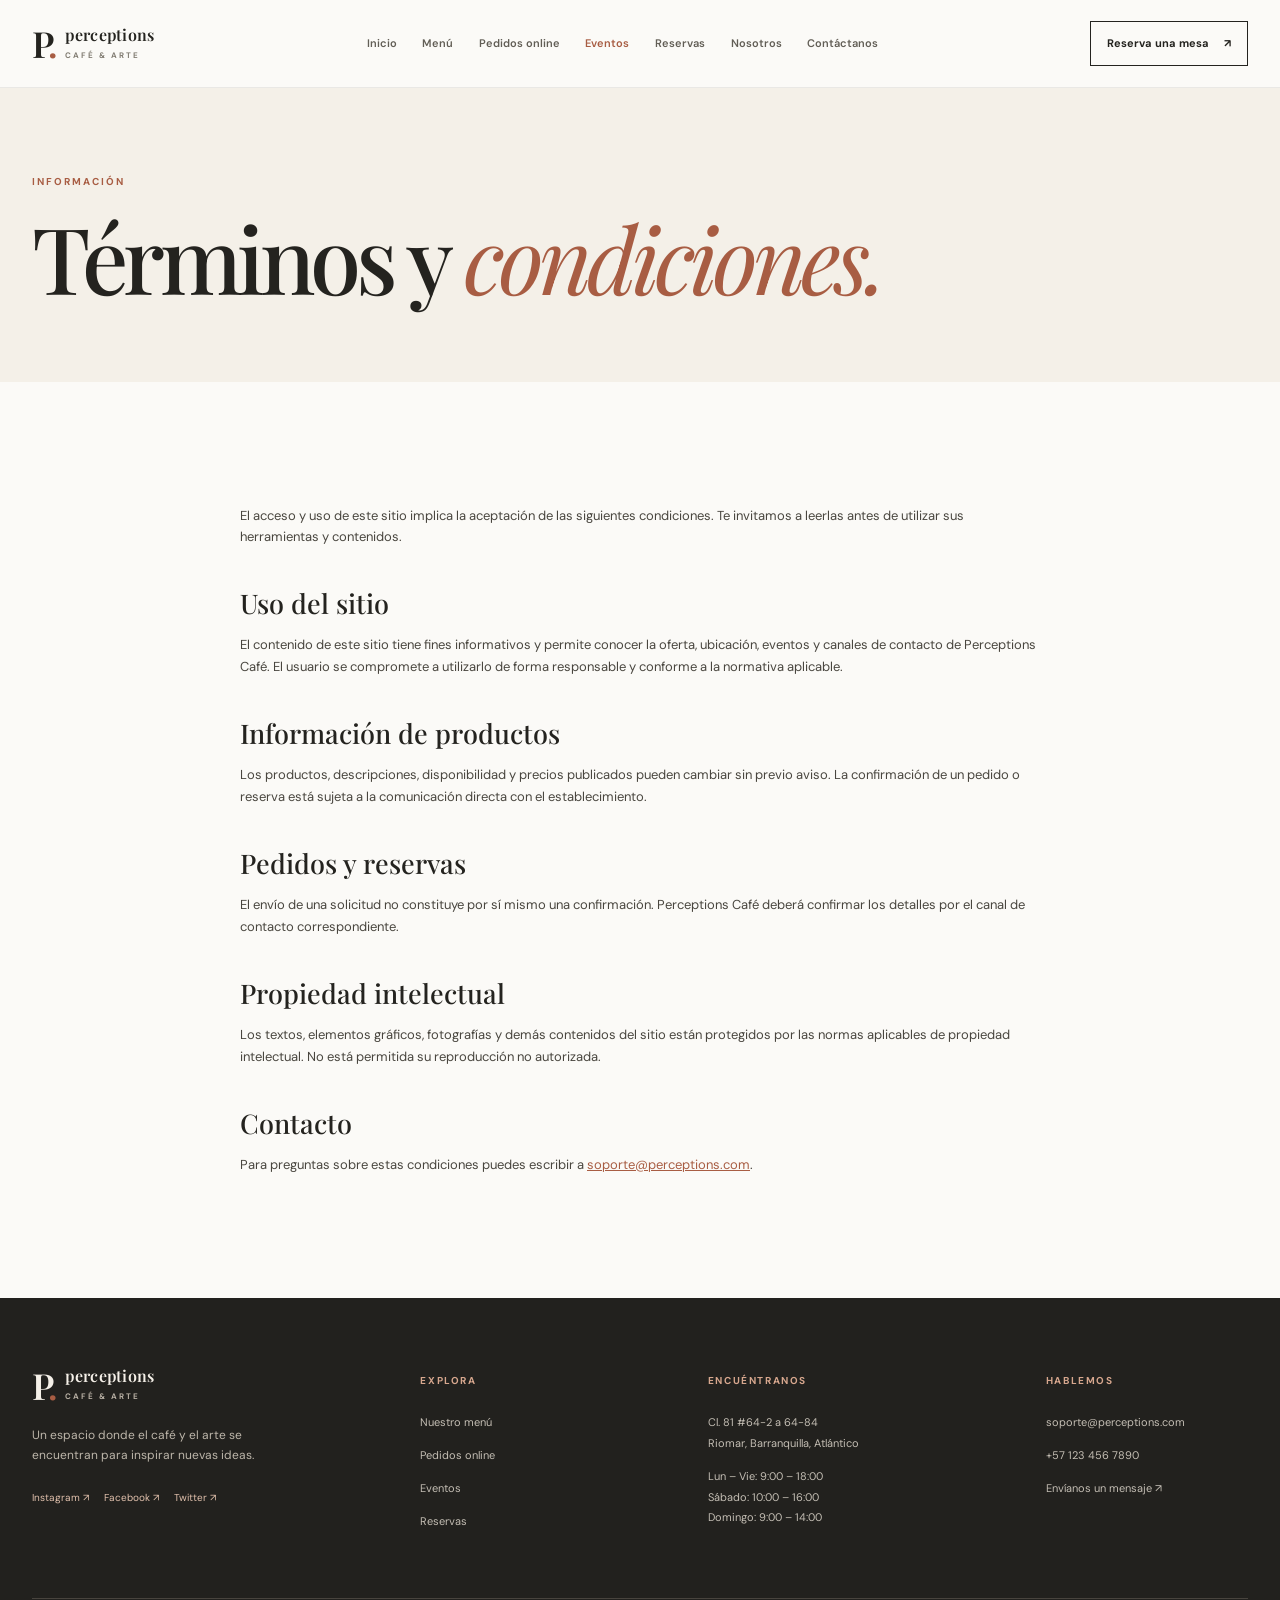
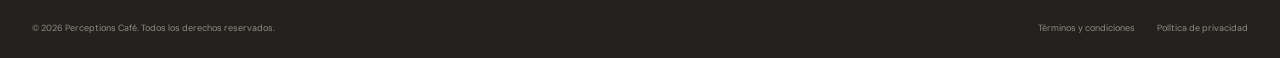
<file: terminos.html>
<!doctype html>
<html lang="es">

<head>
    <meta charset="utf-8">
    <meta name="viewport" content="width=device-width,initial-scale=1">
    <meta name="theme-color" content="#24231f">
    <meta name="description"
        content="Perceptions Café: café de especialidad, repostería artesanal y experiencias artísticas en Barranquilla.">
    <title>Términos y condiciones | Perceptions Café</title>
    <link rel="preconnect" href="https://fonts.googleapis.com">
    <link rel="preconnect" href="https://fonts.gstatic.com" crossorigin>
    <link
        href="https://fonts.googleapis.com/css2?family=DM+Sans:wght@400;500;600;700&family=Playfair+Display:wght@400;500;600;700&display=swap"
        rel="stylesheet">
    <link rel="icon" href="assets/favicon.svg" type="image/svg+xml">
    <link rel="stylesheet" href="assets/styles.css">
</head>

<body id="top">
    <header class="site-header">
        <div class="header-inner"><a class="brand" href="index.html" aria-label="Perceptions, inicio"><span
                    class="brand-mark">P<span>.</span></span><span class="brand-name">perceptions<small>CAFÉ &
                        ARTE</small></span></a><button class="menu-toggle" aria-label="Abrir menú"
                aria-expanded="false"><i></i><i></i></button>
            <nav class="main-nav"><a href="index.html" data-nav="index">Inicio</a><a href="menu.html"
                    data-nav="menu">Menú</a><a href="pedidos.html" data-nav="pedidos">Pedidos online</a><a
                    href="eventos.html" data-nav="eventos">Eventos</a><a href="reservas.html"
                    data-nav="reservas">Reservas</a><a href="nosotros.html" data-nav="nosotros">Nosotros</a><a
                    href="contacto.html" data-nav="contacto">Contáctanos</a></nav><a class="header-cta"
                href="reservas.html">Reserva una mesa <span>↗</span></a>
        </div>
    </header>
    <main>
        <section class="page-hero page-hero-cream compact-hero">
            <div class="container">
                <p class="eyebrow">INFORMACIÓN</p>
                <h1>Términos y <em>condiciones.</em></h1>
            </div>
        </section>
        <section class="legal-section section-pad">
            <div class="container legal-copy">
                <p>El acceso y uso de este sitio implica la aceptación de las siguientes condiciones. Te invitamos a
                    leerlas antes de utilizar sus herramientas y contenidos.</p>
                <h2>Uso del sitio</h2>
                <p>El contenido de este sitio tiene fines informativos y permite conocer la oferta, ubicación, eventos y
                    canales de contacto de Perceptions Café. El usuario se compromete a utilizarlo de forma responsable
                    y conforme a la normativa aplicable.</p>
                <h2>Información de productos</h2>
                <p>Los productos, descripciones, disponibilidad y precios publicados pueden cambiar sin previo aviso. La
                    confirmación de un pedido o reserva está sujeta a la comunicación directa con el establecimiento.
                </p>
                <h2>Pedidos y reservas</h2>
                <p>El envío de una solicitud no constituye por sí mismo una confirmación. Perceptions Café deberá
                    confirmar los detalles por el canal de contacto correspondiente.</p>
                <h2>Propiedad intelectual</h2>
                <p>Los textos, elementos gráficos, fotografías y demás contenidos del sitio están protegidos por las
                    normas aplicables de propiedad intelectual. No está permitida su reproducción no autorizada.</p>
                <h2>Contacto</h2>
                <p>Para preguntas sobre estas condiciones puedes escribir a <a
                        href="mailto:soporte@perceptions.com">soporte@perceptions.com</a>.</p>
            </div>
        </section>
    </main>
    <footer class="site-footer">
        <div class="footer-top">
            <div class="footer-brand"><a class="brand brand-light" href="index.html"><span
                        class="brand-mark">P<span>.</span></span><span class="brand-name">perceptions<small>CAFÉ &
                            ARTE</small></span></a>
                <p>Un espacio donde el café y el arte se encuentran para inspirar nuevas ideas.</p>
                <div class="social-links"><a href="https://www.instagram.com/" target="_blank"
                        rel="noreferrer">Instagram ↗</a><a href="https://www.facebook.com/" target="_blank"
                        rel="noreferrer">Facebook ↗</a><a href="https://twitter.com/" target="_blank"
                        rel="noreferrer">Twitter ↗</a></div>
            </div>
            <div>
                <h4>Explora</h4><a href="menu.html">Nuestro menú</a><a href="pedidos.html">Pedidos online</a><a
                    href="eventos.html">Eventos</a><a href="reservas.html">Reservas</a>
            </div>
            <div>
                <h4>Encuéntranos</h4>
                <p>Cl. 81 #64-2 a 64-84<br>Riomar, Barranquilla, Atlántico</p>
                <p>Lun – Vie: 9:00 – 18:00<br>Sábado: 10:00 – 16:00<br>Domingo: 9:00 – 14:00</p>
            </div>
            <div>
                <h4>Hablemos</h4><a href="mailto:soporte@perceptions.com">soporte@perceptions.com</a><a
                    href="tel:+571234567890">+57 123 456 7890</a><a href="contacto.html">Envíanos un mensaje ↗</a>
            </div>
        </div>
        <div class="footer-bottom"><span>© <span data-year></span> Perceptions Café. Todos los derechos
                reservados.</span>
            <div><a href="terminos.html">Términos y condiciones</a><a href="privacidad.html">Política de privacidad</a>
            </div>
        </div>
    </footer><a class="back-top" href="#top" aria-label="Volver arriba">↑</a>
    <script src="assets/app.js" defer></script>
</body>

</html>
</file>
<file: assets/styles.css>
/* PERCEPTIONS CAFÉ — estilos principales */

:root {
  --ink:#24231f;
  --ink-soft:#49463f;
  --cream:#f4f0e8;
  --paper:#fbfaf7;
  --sand:#e8dfd0;
  --clay:#a85d43;
  --clay-dark:#874832;
  --muted:#827d73;
  --line:#d9d2c7;
  --white:#fff;
  --serif:'Playfair Display',Georgia,serif;
  --sans:'DM Sans',Arial,sans-serif;
  --max:1220px;
  --shadow:0 18px 55px rgba(35,31,25,.10)}
* {
  box-sizing:border-box}
html {
  scroll-behavior:smooth;
  scroll-padding-top:90px}
body {
  margin:0;
  background:var(--paper);
  color:var(--ink);
  font-family:var(--sans);
  font-size:15px;
  line-height:1.65}
body.menu-open {
  overflow:hidden}
a {
  color:inherit;
  text-decoration:none}
button,input,textarea,select {
  font:inherit}
button,a {
  -webkit-tap-highlight-color:transparent}
img {
  max-width:100%;
  display:block}
.container {
  width:min(var(--max),calc(100% - 64px));
  margin-inline:auto}
.section-pad {
  padding:110px 0}
.eyebrow {
  font-size:10px;
  letter-spacing:.2em;
  font-weight:700;
  color:var(--clay);
  margin:0 0 20px;
  text-transform:uppercase}
.eyebrow.light {
  color:#e6c8b4}
.site-header {
  height:88px;
  position:sticky;
  top:0;
  z-index:50;
  background:rgba(251,250,247,.96);
  backdrop-filter:blur(16px);
  border-bottom:1px solid rgba(36,35,31,.08)}
.header-inner {
  height:100%;
  width:min(1380px,calc(100% - 64px));
  margin:auto;
  display:flex;
  align-items:center;
  justify-content:space-between;
  gap:32px}
.brand {
  display:flex;
  align-items:center;
  gap:10px;
  flex-shrink:0}
.brand-mark {
  font:600 36px/.8 var(--serif);
  letter-spacing:-.08em}
.brand-mark span {
  color:var(--clay)}
.brand-name {
  font:600 16px/1 var(--serif);
  letter-spacing:.02em}
.brand-name small {
  display:block;
  font:700 8px/1.5 var(--sans);
  letter-spacing:.25em;
  margin-top:6px;
  color:var(--muted)}
.main-nav {
  display:flex;
  align-items:center;
  gap:clamp(14px,2vw,29px)}
.main-nav a {
  font-size:11px;
  font-weight:600;
  color:#625e56;
  white-space:nowrap;
  transition:color .2s}
.main-nav a:hover,.main-nav a.active {
  color:var(--clay)}
.header-cta {
  font-size:11px;
  font-weight:700;
  padding:12px 16px;
  border:1px solid var(--ink);
  white-space:nowrap;
  transition:.2s}
.header-cta span {
  margin-left:12px}
.header-cta:hover {
  background:var(--ink);
  color:var(--white)}
.menu-toggle {
  display:none;
  background:none;
  border:0;
  padding:10px}
.menu-toggle i {
  display:block;
  width:24px;
  height:1px;
  background:var(--ink);
  margin:6px}
.hero {
  position:relative;
  min-height:min(760px,calc(100vh - 88px));
  display:flex;
  align-items:center;
  overflow:hidden;
  background:#25231f;
  color:white}
.hero-image,.hero-shade {
  position:absolute;
  inset:0}
.hero-image {
  background-image:var(--hero);
  background-size:cover;
  background-position:center 52%;
  transform:scale(1.02)}
.hero-shade {
  background:linear-gradient(90deg,rgba(20,19,17,.78) 0%,rgba(20,19,17,.53) 45%,rgba(20,19,17,.08) 100%),linear-gradient(0deg,rgba(20,19,17,.3),transparent 40%)}
.hero-content {
  position:relative;
  z-index:1;
  padding-top:30px;
  padding-bottom:90px}
.hero h1,.page-hero h1,.detail-hero h1 {
  font:500 clamp(56px,8vw,108px)/.99 var(--serif);
  letter-spacing:-.055em;
  margin:0 0 26px}
.hero h1 em,.page-hero h1 em,.detail-hero h1 em,.feature-copy h2 em,.intro-grid h2 em,.visit-copy h2 em,.newsletter-inner h2 em,.section-heading h2 em,.event-callout h2 em,.detail-grid h2 em,.form-aside h2 em,.contact-info h2 em,.about-text h2 em,.manifesto-grid h2 em,.center-cta h2 em {
  font-weight:400;
  color:#d7a78e}
.hero-copy {
  max-width:420px;
  color:rgba(255,255,255,.82);
  font-size:15px;
  margin:0 0 34px}
.hero-actions {
  display:flex;
  align-items:center;
  gap:28px;
  flex-wrap:wrap}
.btn {
  display:inline-flex;
  align-items:center;
  justify-content:center;
  gap:30px;
  min-height:52px;
  padding:0 22px;
  border:1px solid transparent;
  font-size:11px;
  font-weight:700;
  letter-spacing:.02em;
  cursor:pointer;
  transition:transform .2s,background .2s,color .2s,border .2s}
.btn:hover {
  transform:translateY(-2px)}
.btn span {
  font-size:16px}
.btn-light {
  background:var(--cream);
  color:var(--ink)}
.btn-light:hover {
  background:white}
.btn-dark {
  background:var(--ink);
  color:white}
.btn-dark:hover {
  background:var(--clay-dark)}
.btn-full {
  width:100%}
.text-link {
  font-size:11px;
  font-weight:700;
  border-bottom:1px solid var(--clay);
  padding-bottom:6px}
.light-link {
  color:white;
  border-color:rgba(255,255,255,.6)}
.hero-note,.scroll-cue {
  position:absolute;
  z-index:2;
  bottom:30px;
  font-size:9px;
  letter-spacing:.18em;
  color:rgba(255,255,255,.72)}
.hero-note {
  left:max(32px,calc((100% - var(--max))/2))}
.hero-note span {
  padding:0 10px;
  color:#d7a78e}
.scroll-cue {
  right:max(32px,calc((100% - var(--max))/2))}
.scroll-cue span {
  padding-left:12px;
  font-size:15px}
.intro-section {
  background:var(--cream)}
.intro-grid {
  display:grid;
  grid-template-columns:1.1fr .9fr;
  gap:12%;
  align-items:end}
.intro-grid h2,.feature-copy h2,.visit-copy h2,.section-heading h2,.event-callout h2,.detail-grid h2,.form-aside h2,.contact-info h2,.about-text h2,.manifesto-grid h2,.center-cta h2,.newsletter-inner h2 {
  font:500 clamp(40px,5vw,64px)/1.08 var(--serif);
  letter-spacing:-.045em;
  margin:0}
.intro-grid h2 em {
  color:var(--clay)}
.intro-copy p {
  font-size:16px;
  color:var(--ink-soft);
  max-width:480px;
  margin:0 0 26px}
.under-link {
  display:inline-flex;
  gap:30px;
  align-items:center;
  font-size:11px;
  font-weight:700;
  border-bottom:1px solid var(--clay);
  padding-bottom:7px}
.under-link span {
  font-size:15px;
  color:var(--clay)}
.feature-section {
  display:grid;
  grid-template-columns:1fr 1fr;
  min-height:590px;
  background:#eae3d8}
.feature-image {
  background-size:cover;
  background-position:center;
  min-height:460px}
.feature-copy {
  padding:90px clamp(40px,8vw,130px);
  align-self:center}
.feature-copy h2 {
  font:500 clamp(40px,4.8vw,62px)/1.08 var(--serif);
  letter-spacing:-.045em;
  margin:0 0 22px}
.feature-copy h2 em {
  color:var(--clay)}
.feature-copy>p:not(.eyebrow) {
  max-width:390px;
  color:var(--ink-soft);
  margin:0 0 30px}
.feature-reverse .feature-image {
  order:2}
.feature-reverse .feature-copy {
  order:1;
  background:#f3efe7}
.quote-band {
  background:var(--ink);
  color:white;
  text-align:center;
  padding:100px 0}
.quote-mark {
  font:100px/.6 var(--serif);
  color:var(--clay)}
.quote-band blockquote {
  font:500 clamp(28px,4vw,48px)/1.25 var(--serif);
  max-width:820px;
  margin:25px auto 28px;
  letter-spacing:-.025em}
.quote-band p {
  font-size:9px;
  letter-spacing:.25em;
  color:#c5b9a8}
.visit-section {
  background:var(--paper)}
.visit-grid {
  display:grid;
  grid-template-columns:.8fr 1.2fr;
  gap:12%;
  align-items:center}
.visit-copy>p:not(.eyebrow) {
  max-width:390px;
  color:var(--ink-soft);
  margin:25px 0 30px}
.visit-card {
  background:var(--cream);
  box-shadow:var(--shadow)}
.visit-photo {
  height:300px;
  background-size:cover;
  background-position:center}
.visit-details {
  padding:26px 30px;
  display:grid;
  grid-template-columns:1fr 1fr auto;
  gap:18px;
  align-items:center}
.detail-label {
  font-size:9px;
  letter-spacing:.16em;
  font-weight:700;
  color:var(--clay)}
.visit-details p {
  font-size:12px;
  line-height:1.8;
  margin:8px 0 0}
.visit-details>a {
  width:42px;
  height:42px;
  border:1px solid var(--line);
  display:grid;
  place-items:center;
  font-size:18px}
.newsletter-strip {
  background:var(--clay-dark);
  color:white;
  padding:75px 0}
.newsletter-inner {
  display:grid;
  grid-template-columns:1fr 1fr;
  gap:12%;
  align-items:center}
.newsletter-inner h2 {
  font-size:44px}
.newsletter-form label {
  font-size:11px;
  color:#f3dfd2}
.input-line {
  display:flex;
  border-bottom:1px solid rgba(255,255,255,.65);
  margin:10px 0}
.input-line input {
  flex:1;
  min-width:0;
  background:transparent;
  border:0;
  outline:0;
  color:white;
  padding:12px 0}
.input-line input::placeholder {
  color:rgba(255,255,255,.55)}
.input-line button {
  background:transparent;
  border:0;
  color:white;
  font-size:24px;
  cursor:pointer}
.newsletter-form small {
  font-size:10px;
  color:rgba(255,255,255,.7)}
.site-footer {
  background:#22211e;
  color:#f5f0e8;
  padding:70px 0 0}
.footer-top {
  width:min(var(--max),calc(100% - 64px));
  margin:auto;
  display:grid;
  grid-template-columns:1.5fr 1fr 1.25fr 1fr;
  gap:7%}
.brand-light .brand-name small {
  color:#b7afa3}
.footer-brand>p {
  max-width:260px;
  color:#bdb6aa;
  font-size:12px;
  margin:24px 0}
.social-links {
  display:flex;
  gap:15px;
  flex-wrap:wrap}
.social-links a {
  font-size:10px;
  color:#e2c1ad}
.footer-top h4 {
  font-size:10px;
  letter-spacing:.16em;
  text-transform:uppercase;
  margin:5px 0 22px;
  color:#d7a78e}
.footer-top>div:not(:first-child)>a,.footer-top>div:not(:first-child)>p {
  display:block;
  font-size:11px;
  color:#c4beb4;
  margin:0 0 12px;
  line-height:1.9}
.footer-top a:hover {
  color:white}
.footer-bottom {
  width:min(var(--max),calc(100% - 64px));
  margin:55px auto 0;
  padding:22px 0;
  border-top:1px solid #48443e;
  display:flex;
  justify-content:space-between;
  gap:20px;
  color:#928c82;
  font-size:9px}
.footer-bottom div {
  display:flex;
  gap:22px}
.back-top {
  position:fixed;
  right:24px;
  bottom:24px;
  width:40px;
  height:40px;
  background:var(--clay);
  color:white;
  display:grid;
  place-items:center;
  z-index:20;
  opacity:0;
  pointer-events:none;
  transition:.2s}
.back-top.visible {
  opacity:1;
  pointer-events:auto}
.page-hero {
  padding:105px 0 70px;
  background:var(--cream)}
.page-hero h1 {
  font-size:clamp(56px,8vw,92px);
  margin-bottom:22px}
.page-hero h1 em {
  color:var(--clay)}
.page-lead {
  max-width:570px;
  font-size:15px;
  color:var(--ink-soft);
  margin:0}
.compact-hero {
  padding:86px 0 58px}
.menu-tabs {
  display:flex;
  gap:30px;
  margin-top:48px;
  border-bottom:1px solid var(--line);
  padding-bottom:14px;
  max-width:520px}
.menu-tabs a {
  font-size:11px;
  font-weight:700;
  color:var(--ink-soft)}
.menu-tabs a:hover {
  color:var(--clay)}
.menu-page {
  padding-top:75px}
.menu-category {
  margin-bottom:85px;
  scroll-margin-top:110px}
.category-heading {
  display:flex;
  justify-content:space-between;
  align-items:end;
  border-bottom:1px solid var(--line);
  padding-bottom:22px;
  margin-bottom:8px}
.category-heading h2 {
  font:500 38px/1.1 var(--serif);
  margin:0;
  letter-spacing:-.03em}
.category-heading .eyebrow {
  margin-bottom:10px}
.category-heading>span {
  font-size:10px;
  color:var(--muted)}
.menu-list {
  display:grid;
  grid-template-columns:1fr 1fr;
  column-gap:8%}
.menu-item {
  padding:22px 0;
  border-bottom:1px solid #e9e4dc;
  display:flex;
  justify-content:space-between;
  gap:20px;
  align-items:start}
.menu-item h3 {
  font:600 16px var(--serif);
  margin:0 0 6px}
.menu-item p {
  font-size:11px;
  color:var(--muted);
  margin:0;
  max-width:390px}
.menu-item strong {
  font-size:12px;
  white-space:nowrap;
  padding-top:2px}
.menu-bottom-note {
  padding:35px;
  background:var(--cream);
  display:flex;
  align-items:center;
  justify-content:space-between}
.menu-bottom-note p {
  font:24px var(--serif);
  margin:0}
.ordering-section {
  background:#f8f6f1}
.order-layout {
  display:grid;
  grid-template-columns:minmax(0,1fr) 350px;
  gap:50px;
  align-items:start}
.order-toolbar {
  display:flex;
  justify-content:space-between;
  align-items:end;
  gap:20px;
  margin-bottom:28px}
.order-toolbar h2 {
  font:500 34px var(--serif);
  margin:0}
.order-filters {
  display:flex;
  gap:7px;
  flex-wrap:wrap}
.filter-btn {
  border:1px solid var(--line);
  background:transparent;
  padding:8px 12px;
  font-size:10px;
  cursor:pointer}
.filter-btn.active,.filter-btn:hover {
  background:var(--ink);
  color:white;
  border-color:var(--ink)}
.order-grid {
  display:grid;
  grid-template-columns:repeat(2,minmax(0,1fr));
  gap:16px}
.order-product {
  background:white;
  padding:20px;
  display:flex;
  flex-direction:column;
  min-height:195px;
  border:1px solid #eee9e0}
.product-category {
  font-size:9px;
  letter-spacing:.15em;
  color:var(--clay);
  text-transform:uppercase}
.order-product h3 {
  font:600 17px var(--serif);
  margin:12px 0 6px}
.order-product p {
  font-size:11px;
  color:var(--muted);
  margin:0 0 20px}
.product-bottom {
  display:flex;
  align-items:center;
  justify-content:space-between;
  margin-top:auto}
.product-bottom strong {
  font-size:13px}
.add-product {
  border:0;
  background:var(--cream);
  width:34px;
  height:34px;
  font-size:20px;
  cursor:pointer}
.add-product:hover {
  background:var(--clay);
  color:white}
.cart-panel {
  background:white;
  padding:24px;
  position:sticky;
  top:110px;
  box-shadow:0 5px 30px rgba(30,25,18,.05)}
.cart-heading {
  display:flex;
  justify-content:space-between;
  align-items:center;
  border-bottom:1px solid var(--line);
  padding-bottom:15px}
.cart-heading h3 {
  font:500 24px var(--serif);
  margin:0}
.cart-count {
  background:var(--cream);
  border-radius:50%;
  width:26px;
  height:26px;
  display:grid;
  place-items:center;
  font-size:10px}
.cart-empty {
  font-size:11px;
  color:var(--muted);
  padding:20px 0}
.cart-line {
  display:grid;
  grid-template-columns:1fr auto;
  gap:10px;
  padding:13px 0;
  border-bottom:1px solid #eee9e0}
.cart-line strong {
  font-size:11px}
.cart-line small {
  display:block;
  color:var(--muted);
  font-size:10px}
.qty-control {
  display:flex;
  align-items:center;
  gap:8px}
.qty-control button {
  width:22px;
  height:22px;
  border:1px solid var(--line);
  background:white;
  cursor:pointer}
.qty-control span {
  font-size:11px}
.cart-total {
  display:flex;
  justify-content:space-between;
  padding:18px 0;
  border-bottom:1px solid var(--line);
  font-size:12px}
.cart-total strong {
  font-size:16px}
.cart-fields {
  padding-top:16px}
.cart-fields label,.field label {
  display:block;
  font-size:10px;
  font-weight:700;
  margin:12px 0 6px}
.cart-fields input,.cart-fields select,.cart-fields textarea,.field input,.field select,.field textarea {
  width:100%;
  border:1px solid var(--line);
  background:#fff;
  padding:12px;
  font-size:11px;
  outline:none;
  border-radius:0}
.cart-fields input:focus,.cart-fields select:focus,.cart-fields textarea:focus,.field input:focus,.field select:focus,.field textarea:focus {
  border-color:var(--clay)}
.form-note {
  font-size:9px;
  color:var(--muted);
  line-height:1.6;
  margin:12px 0 0}
.events-section {
  padding-top:80px}
.section-heading {
  display:flex;
  justify-content:space-between;
  align-items:end;
  gap:40px;
  margin-bottom:45px}
.section-heading h2 {
  font-size:48px}
.section-heading>p {
  max-width:340px;
  font-size:12px;
  color:var(--muted);
  margin:0}
.events-grid {
  display:grid;
  grid-template-columns:1fr 1fr;
  gap:30px}
.event-card {
  background:white}
.event-image {
  height:340px;
  background-size:cover;
  background-position:center;
  display:block;
  position:relative}
.event-tag {
  position:absolute;
  top:20px;
  left:20px;
  background:var(--cream);
  padding:8px 12px;
  font-size:9px;
  letter-spacing:.1em}
.event-info {
  padding:26px 28px 30px}
.event-date {
  font-size:9px;
  letter-spacing:.12em;
  color:var(--clay);
  text-transform:uppercase}
.event-info h3 {
  font:500 30px var(--serif);
  margin:7px 0}
.event-info p {
  font-size:11px;
  color:var(--muted);
  max-width:500px;
  margin:0 0 20px}
.event-callout {
  background:var(--clay-dark);
  color:white;
  padding:90px 0}
.event-callout h2 {
  font-size:60px;
  margin-bottom:28px}
.detail-hero {
  min-height:500px;
  background-size:cover;
  background-position:center;
  position:relative;
  color:white;
  display:flex;
  align-items:end}
.detail-overlay {
  position:absolute;
  inset:0;
  background:linear-gradient(90deg,rgba(20,19,17,.75),rgba(20,19,17,.15)),linear-gradient(0deg,rgba(20,19,17,.35),transparent)}
.detail-hero-content {
  position:relative;
  padding-bottom:70px}
.back-link {
  display:inline-block;
  color:#fff;
  font-size:11px;
  margin-bottom:60px}
.detail-hero h1 {
  font-size:clamp(55px,8vw,88px);
  margin:15px 0}
.detail-hero-content>p:last-child {
  font-size:12px;
  color:#e8dcd0}
.event-detail-section {
  background:var(--cream)}
.detail-grid {
  display:grid;
  grid-template-columns:.9fr 1.1fr;
  gap:12%}
.detail-grid h2 {
  font-size:48px}
.detail-copy>p {
  font-size:15px;
  color:var(--ink-soft);
  margin-top:0}
.event-meta {
  display:grid;
  grid-template-columns:1fr 1fr;
  gap:24px;
  border-top:1px solid var(--line);
  padding:25px 0;
  margin:28px 0}
.event-meta div:last-child {
  grid-column:1/-1}
.event-meta span,.aside-detail span,.contact-block span {
  display:block;
  font-size:9px;
  letter-spacing:.16em;
  color:var(--clay);
  font-weight:700;
  margin-bottom:8px}
.event-meta strong {
  font-size:12px;
  line-height:1.7}
.form-section {
  background:var(--cream)}
.form-layout {
  display:grid;
  grid-template-columns:.8fr 1.2fr;
  gap:12%}
.form-aside>p:not(.eyebrow) {
  max-width:330px;
  color:var(--muted);
  font-size:13px;
  margin:25px 0 35px}
.form-aside h2 {
  font-size:48px}
.aside-detail {
  margin-top:25px}
.aside-detail p {
  font-size:12px;
  line-height:1.8;
  margin:0}
.contact-form {
  background:white;
  padding:36px}
.form-row {
  display:grid;
  grid-template-columns:1fr 1fr;
  gap:18px}
.field {
  margin-bottom:12px}
.field textarea {
  resize:vertical}
.contact-form .btn {
  margin-top:12px}
.contact-grid {
  display:grid;
  grid-template-columns:1fr 1fr;
  gap:12%}
.contact-info h2 {
  font-size:48px;
  margin-bottom:40px}
.contact-block {
  padding:18px 0;
  border-top:1px solid var(--line)}
.contact-block p {
  font-size:13px;
  margin:0 0 8px}
.contact-block>a {
  font-size:11px;
  color:var(--clay);
  font-weight:700}
.contact-card h3 {
  font:500 26px var(--serif);
  margin:0 0 20px}
.map-section iframe {
  display:block;
  width:100%;
  height:360px;
  border:0;
  filter:grayscale(1) contrast(.9)}
.about-story {
  background:var(--paper)}
.about-grid {
  display:grid;
  grid-template-columns:1fr 1fr;
  gap:12%;
  align-items:center}
.about-images {
  display:grid;
  grid-template-columns:1fr 1fr;
  gap:15px;
  align-items:start}
.about-images img {
  width:100%;
  height:390px;
  object-fit:cover}
.about-images img:nth-child(2) {
  margin-top:70px}
.about-text h2 {
  font-size:52px;
  margin-bottom:24px}
.about-text>p:not(.eyebrow) {
  font-size:13px;
  color:var(--ink-soft);
  margin-bottom:18px}
.about-text .btn {
  margin-top:18px}
.about-manifesto {
  background:var(--ink);
  color:white;
  padding:95px 0}
.manifesto-grid {
  display:grid;
  grid-template-columns:1fr 1fr;
  gap:12%;
  align-items:center}
.manifesto-grid h2 {
  font-size:48px}
.manifesto-grid>p {
  font-size:15px;
  color:#c7c0b5}
.center-cta {
  text-align:center}
.center-cta h2 {
  font-size:56px;
  margin-bottom:30px}
.center-cta .hero-actions {
  justify-content:center}
.legal-section {
  background:var(--paper)}
.legal-copy {
  max-width:800px}
.legal-copy h2 {
  font:500 27px var(--serif);
  margin:38px 0 10px}
.legal-copy p {
  font-size:13px;
  color:var(--ink-soft)}
.legal-copy a {
  color:var(--clay);
  text-decoration:underline}
.toast {
  position:fixed;
  bottom:25px;
  left:50%;
  transform:translate(-50%,20px);
  background:var(--ink);
  color:white;
  padding:13px 20px;
  font-size:11px;
  z-index:100;
  opacity:0;
  transition:.25s;
  pointer-events:none;
  box-shadow:var(--shadow)}
.toast.show {
  opacity:1;
  transform:translate(-50%,0)}

@media(max-width:1100px) {
  .main-nav {
  gap:13px}
.main-nav a {
  font-size:10px}
.header-inner {
  gap:18px}
.header-cta {
  display:none}
.order-layout {
  grid-template-columns:minmax(0,1fr) 310px;
  gap:25px}
.feature-copy {
  padding:70px 55px}
}

@media(max-width:820px) {
  .container {
  width:min(100% - 42px,var(--max))}
.header-inner {
  width:calc(100% - 42px)}
.site-header {
  height:76px}
.menu-toggle {
  display:block;
  order:3}
.main-nav {
  position:fixed;
  inset:76px 0 auto;
  background:var(--paper);
  padding:22px 28px 30px;
  display:flex;
  flex-direction:column;
  align-items:stretch;
  gap:0;
  border-bottom:1px solid var(--line);
  box-shadow:var(--shadow);
  transform:translateY(-130%);
  opacity:0;
  pointer-events:none;
  transition:.3s}
.menu-open .main-nav {
  transform:translateY(0);
  opacity:1;
  pointer-events:auto}
.main-nav a {
  font-size:14px;
  padding:13px 0;
  border-bottom:1px solid var(--line)}
.brand-mark {
  font-size:32px}
.hero {
  min-height:670px}
.hero-content {
  padding-bottom:80px}
.hero h1 {
  font-size:clamp(58px,12vw,90px)}
.hero-note {
  left:21px}
.scroll-cue {
  right:21px}
.section-pad {
  padding:80px 0}
.intro-grid,.visit-grid,.newsletter-inner,.detail-grid,.form-layout,.contact-grid,.about-grid,.manifesto-grid {
  grid-template-columns:1fr;
  gap:38px}
.intro-grid {
  align-items:start}
.intro-copy {
  max-width:550px}
.feature-section {
  grid-template-columns:1fr}
.feature-image {
  min-height:380px}
.feature-copy {
  padding:65px 42px}
.feature-reverse .feature-image,.feature-reverse .feature-copy {
  order:initial}
.visit-grid {
  gap:45px}
.newsletter-inner {
  gap:30px}
.footer-top {
  width:calc(100% - 42px);
  grid-template-columns:1fr 1fr;
  gap:40px}
.footer-bottom {
  width:calc(100% - 42px)}
.page-hero {
  padding:80px 0 55px}
.order-layout {
  grid-template-columns:1fr}
.cart-panel {
  position:static}
.order-toolbar {
  align-items:start;
  flex-direction:column}
.cart-panel {
  max-width:none}
.events-grid {
  gap:18px}
.event-image {
  height:270px}
.section-heading {
  align-items:start;
  flex-direction:column;
  gap:15px}
.about-images {
  max-width:600px}
.about-images img {
  height:330px}
.form-aside {
  max-width:600px}
.contact-grid {
  gap:35px}
.contact-info h2 {
  margin-bottom:20px}
}

@media(max-width:560px) {
  body {
  font-size:14px}
.container {
  width:calc(100% - 36px)}
.hero {
  min-height:640px}
.hero-image {
  background-position:58% center}
.hero-shade {
  background:linear-gradient(90deg,rgba(20,19,17,.75),rgba(20,19,17,.24)),linear-gradient(0deg,rgba(20,19,17,.3),transparent)}
.hero h1 {
  font-size:58px}
.hero-copy {
  font-size:13px;
  max-width:330px}
.hero-actions {
  gap:18px}
.btn {
  min-height:48px;
  padding:0 17px;
  gap:18px}
.hero-note {
  font-size:8px;
  bottom:22px}
.scroll-cue {
  font-size:8px;
  bottom:22px}
.intro-grid h2,.feature-copy h2,.visit-copy h2 {
  font-size:42px}
.feature-image {
  min-height:290px}
.feature-copy {
  padding:55px 24px}
.quote-band {
  padding:75px 0}
.quote-band blockquote {
  font-size:30px}
.visit-photo {
  height:230px}
.visit-details {
  padding:20px;
  grid-template-columns:1fr 1fr}
.visit-details>a {
  grid-column:1/-1}
.newsletter-strip {
  padding:60px 0}
.newsletter-inner h2 {
  font-size:38px}
.footer-top {
  width:calc(100% - 36px);
  grid-template-columns:1fr 1fr;
  gap:32px 20px}
.footer-brand {
  grid-column:1/-1}
.footer-bottom {
  width:calc(100% - 36px);
  flex-direction:column;
  margin-top:35px}
.footer-bottom div {
  flex-wrap:wrap;
  gap:15px}
.page-hero h1 {
  font-size:58px}
.page-lead {
  font-size:13px}
.menu-tabs {
  gap:18px;
  overflow:auto;
  white-space:nowrap}
.category-heading {
  align-items:start;
  flex-direction:column;
  gap:10px}
.category-heading h2 {
  font-size:32px}
.menu-list {
  grid-template-columns:1fr}
.menu-category {
  margin-bottom:60px}
.menu-item {
  padding:17px 0}
.menu-bottom-note {
  padding:22px;
  gap:15px;
  align-items:start;
  flex-direction:column}
.order-grid {
  grid-template-columns:1fr}
.order-toolbar h2 {
  font-size:30px}
.order-filters {
  gap:5px}
.filter-btn {
  padding:7px 9px}
.cart-panel {
  padding:20px}
.events-grid {
  grid-template-columns:1fr}
.event-image {
  height:250px}
.section-heading h2 {
  font-size:39px}
.event-callout h2 {
  font-size:48px}
.detail-hero {
  min-height:420px}
.detail-hero-content {
  padding-bottom:45px}
.back-link {
  margin-bottom:55px}
.detail-hero h1 {
  font-size:55px}
.detail-grid h2,.form-aside h2,.contact-info h2 {
  font-size:42px}
.event-meta {
  grid-template-columns:1fr}
.event-meta div:last-child {
  grid-column:auto}
.form-row {
  grid-template-columns:1fr;
  gap:0}
.contact-form {
  padding:24px 20px}
.about-images {
  gap:9px}
.about-images img {
  height:250px}
.about-images img:nth-child(2) {
  margin-top:42px}
.about-text h2,.manifesto-grid h2 {
  font-size:43px}
.center-cta h2 {
  font-size:45px}
.center-cta .hero-actions {
  flex-direction:column}
.map-section iframe {
  height:280px}
}
</file>
